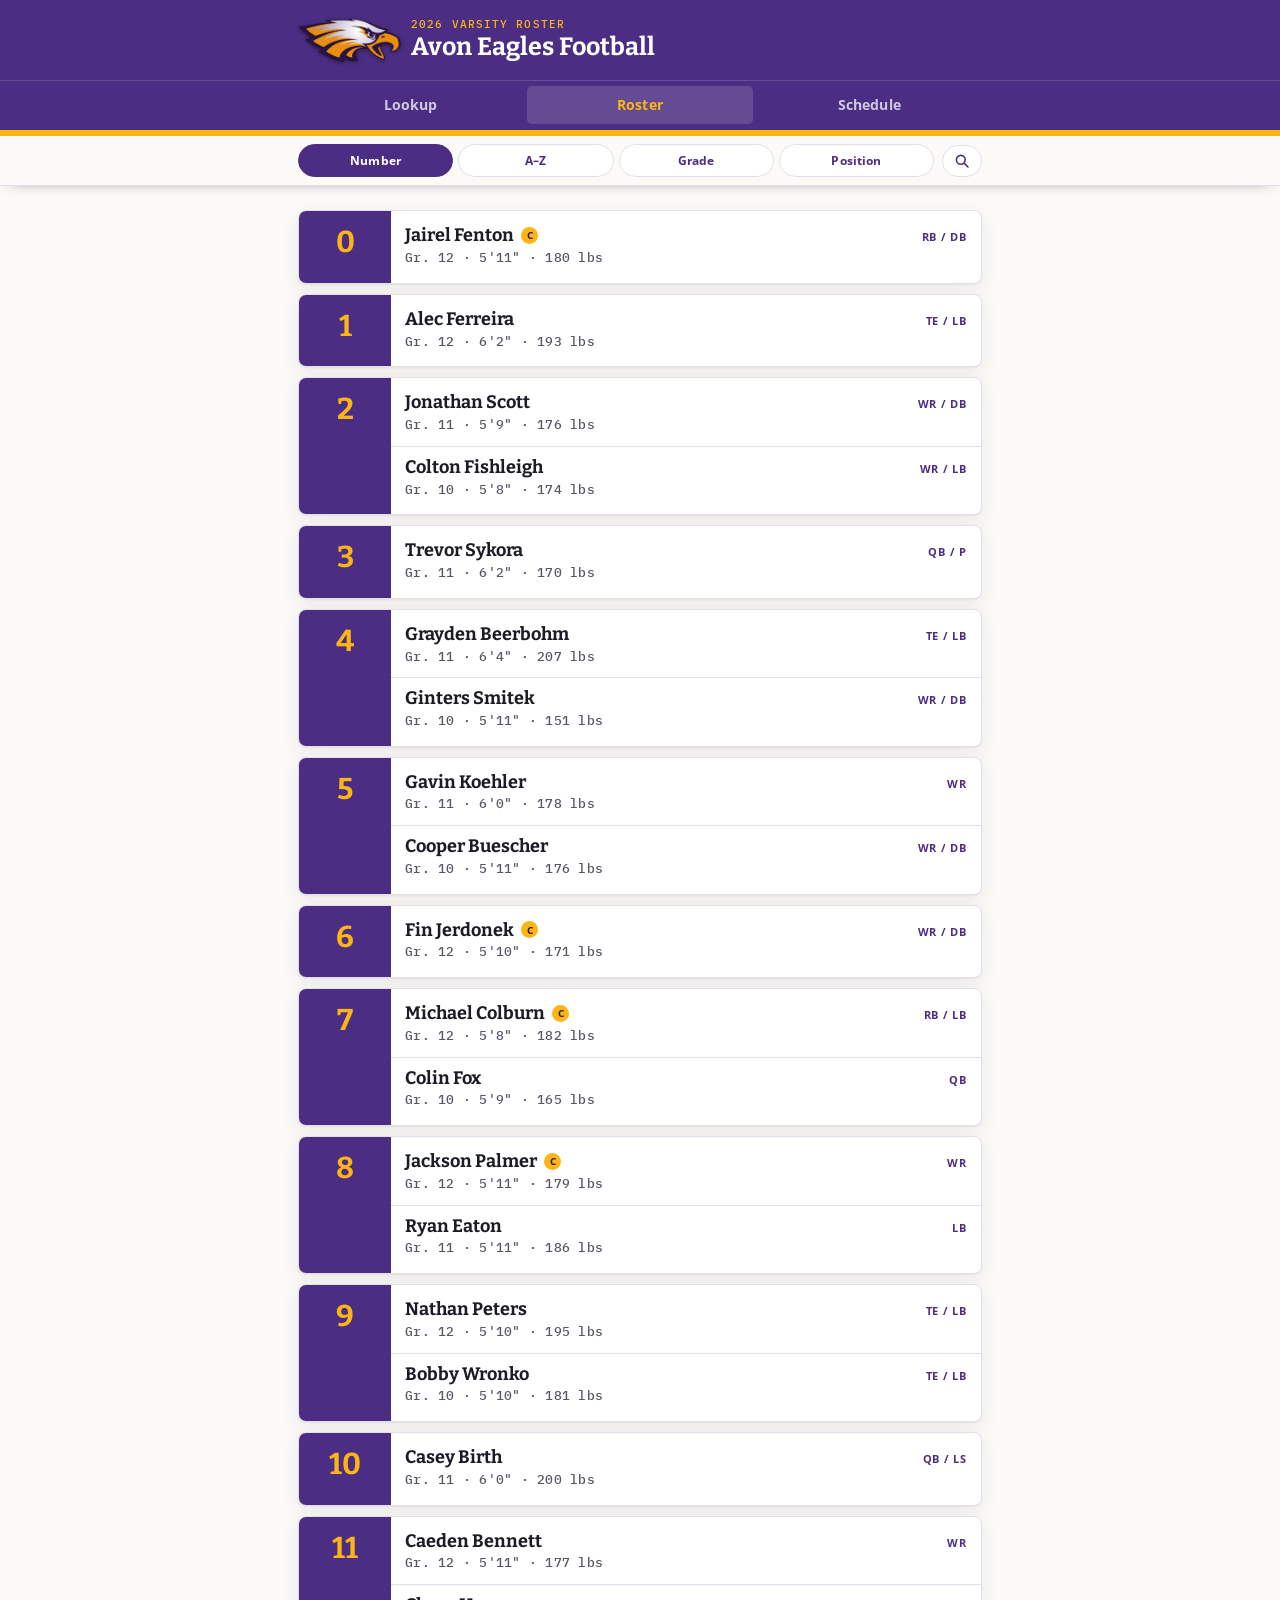
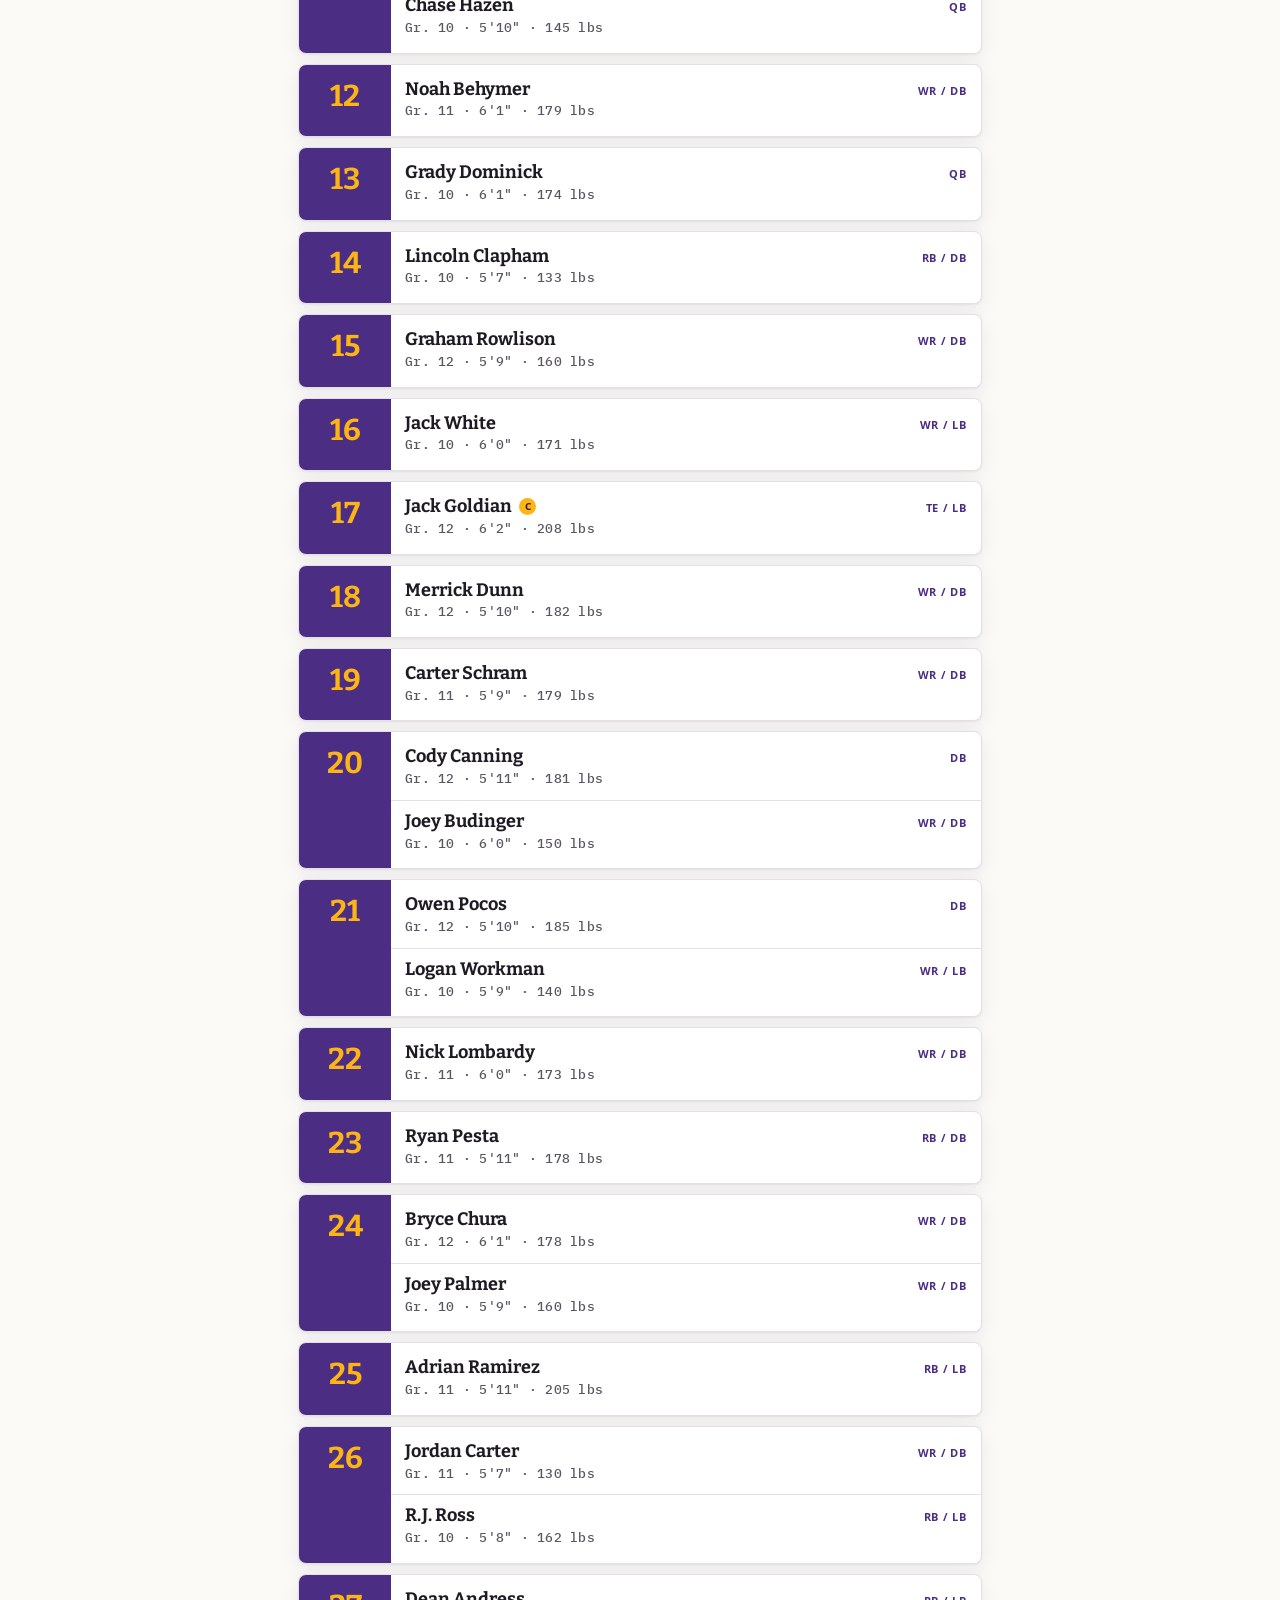
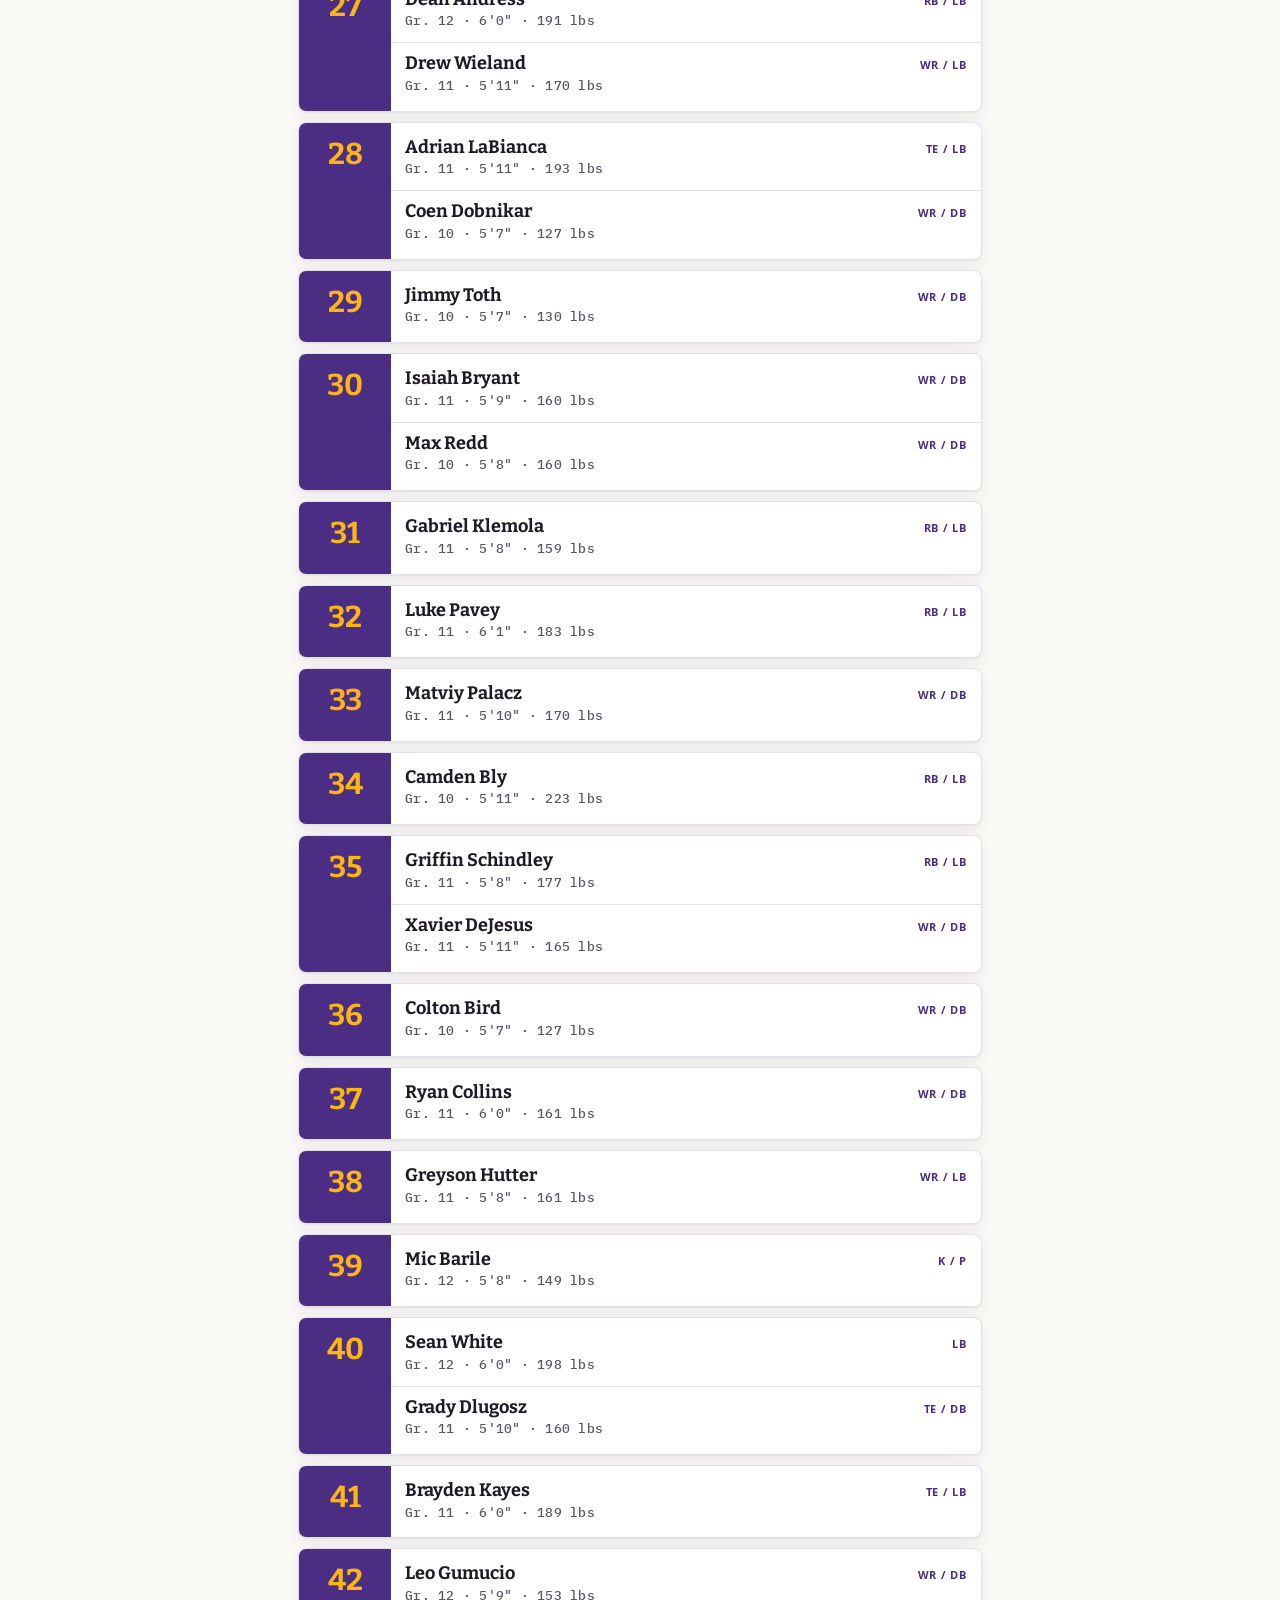
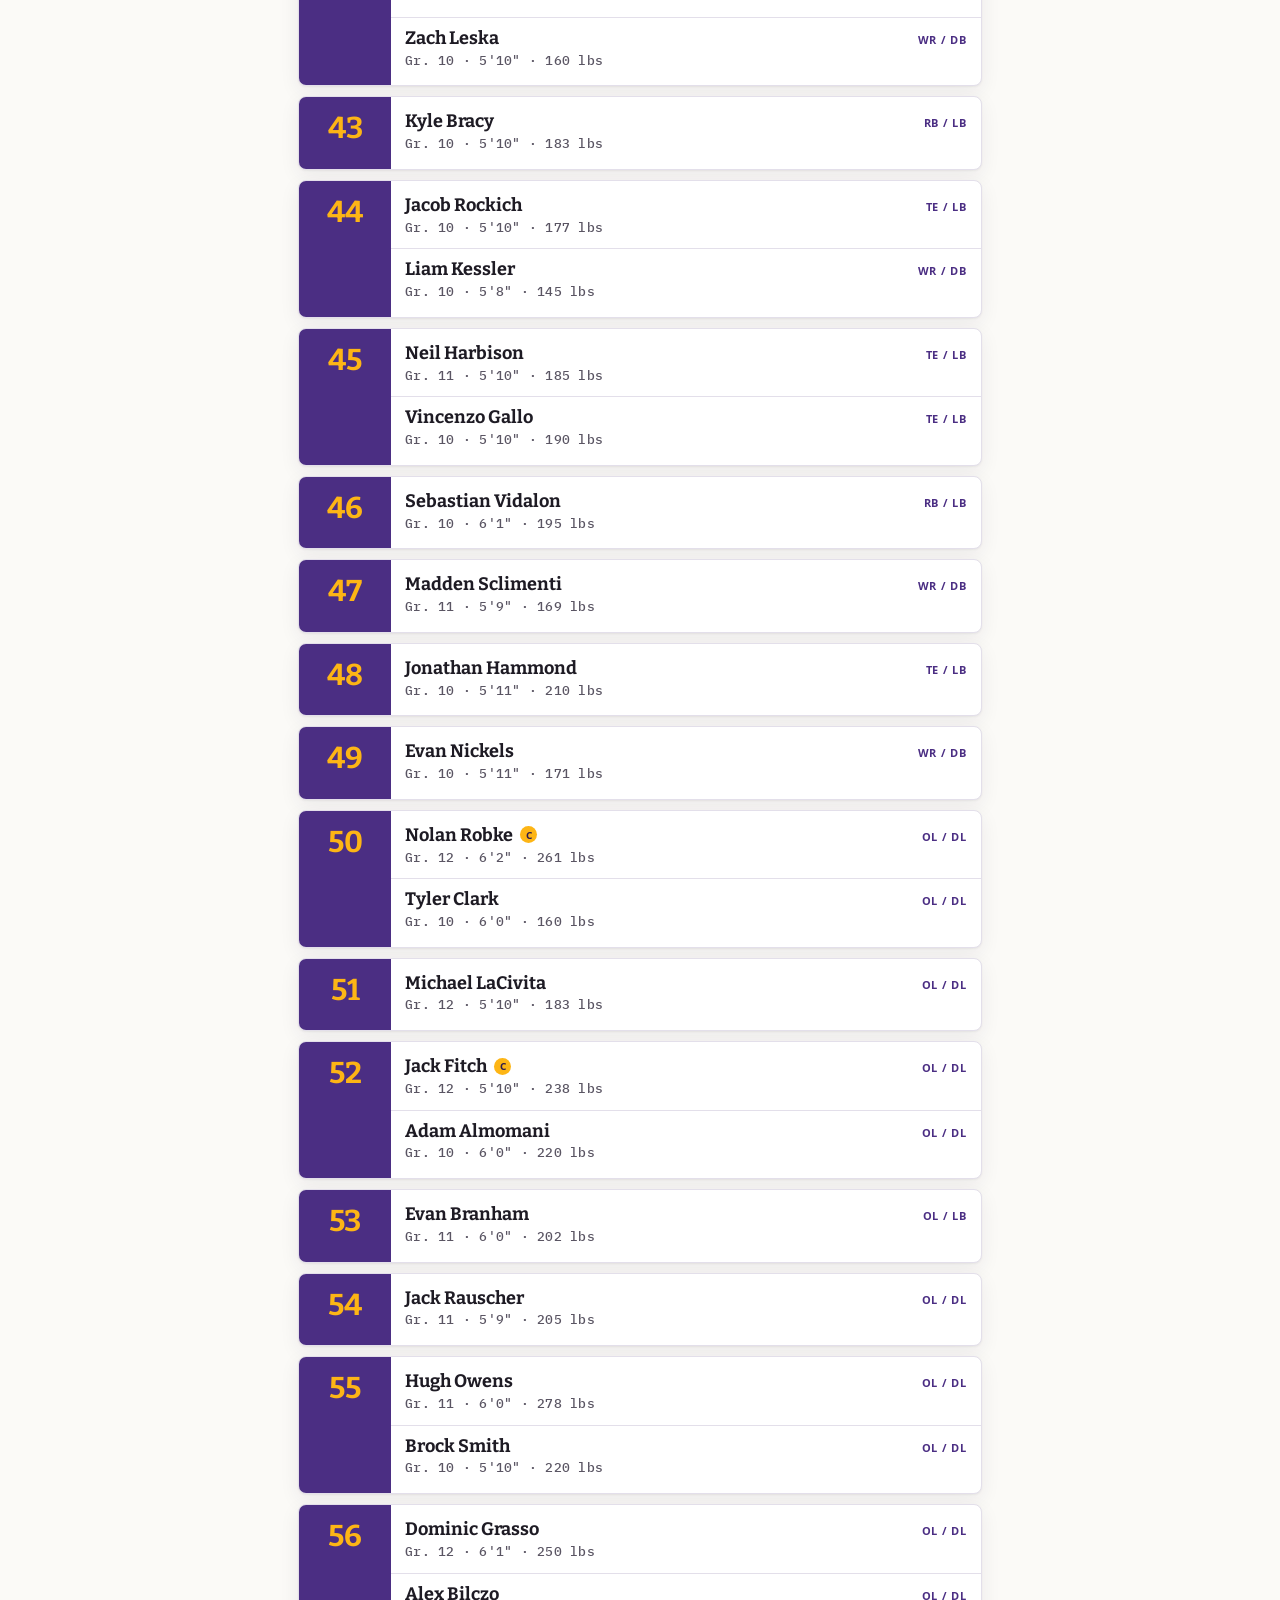
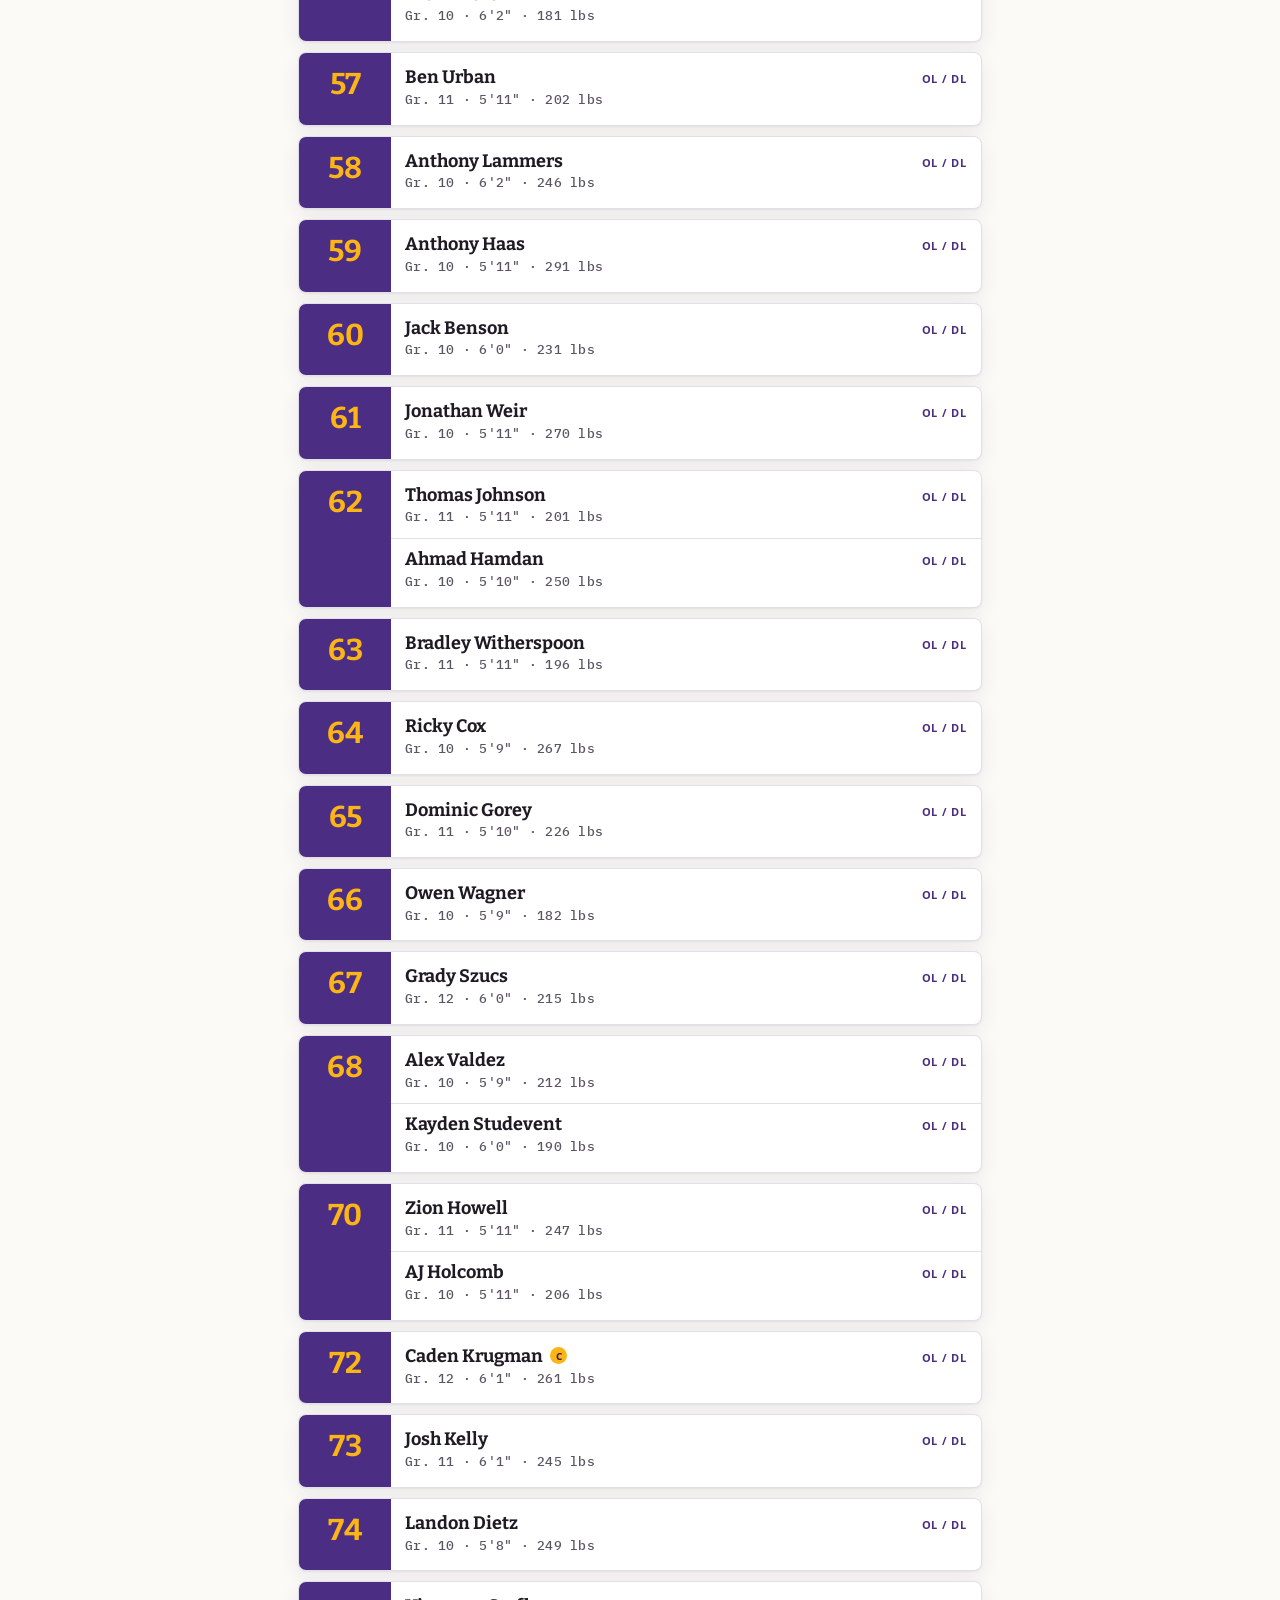
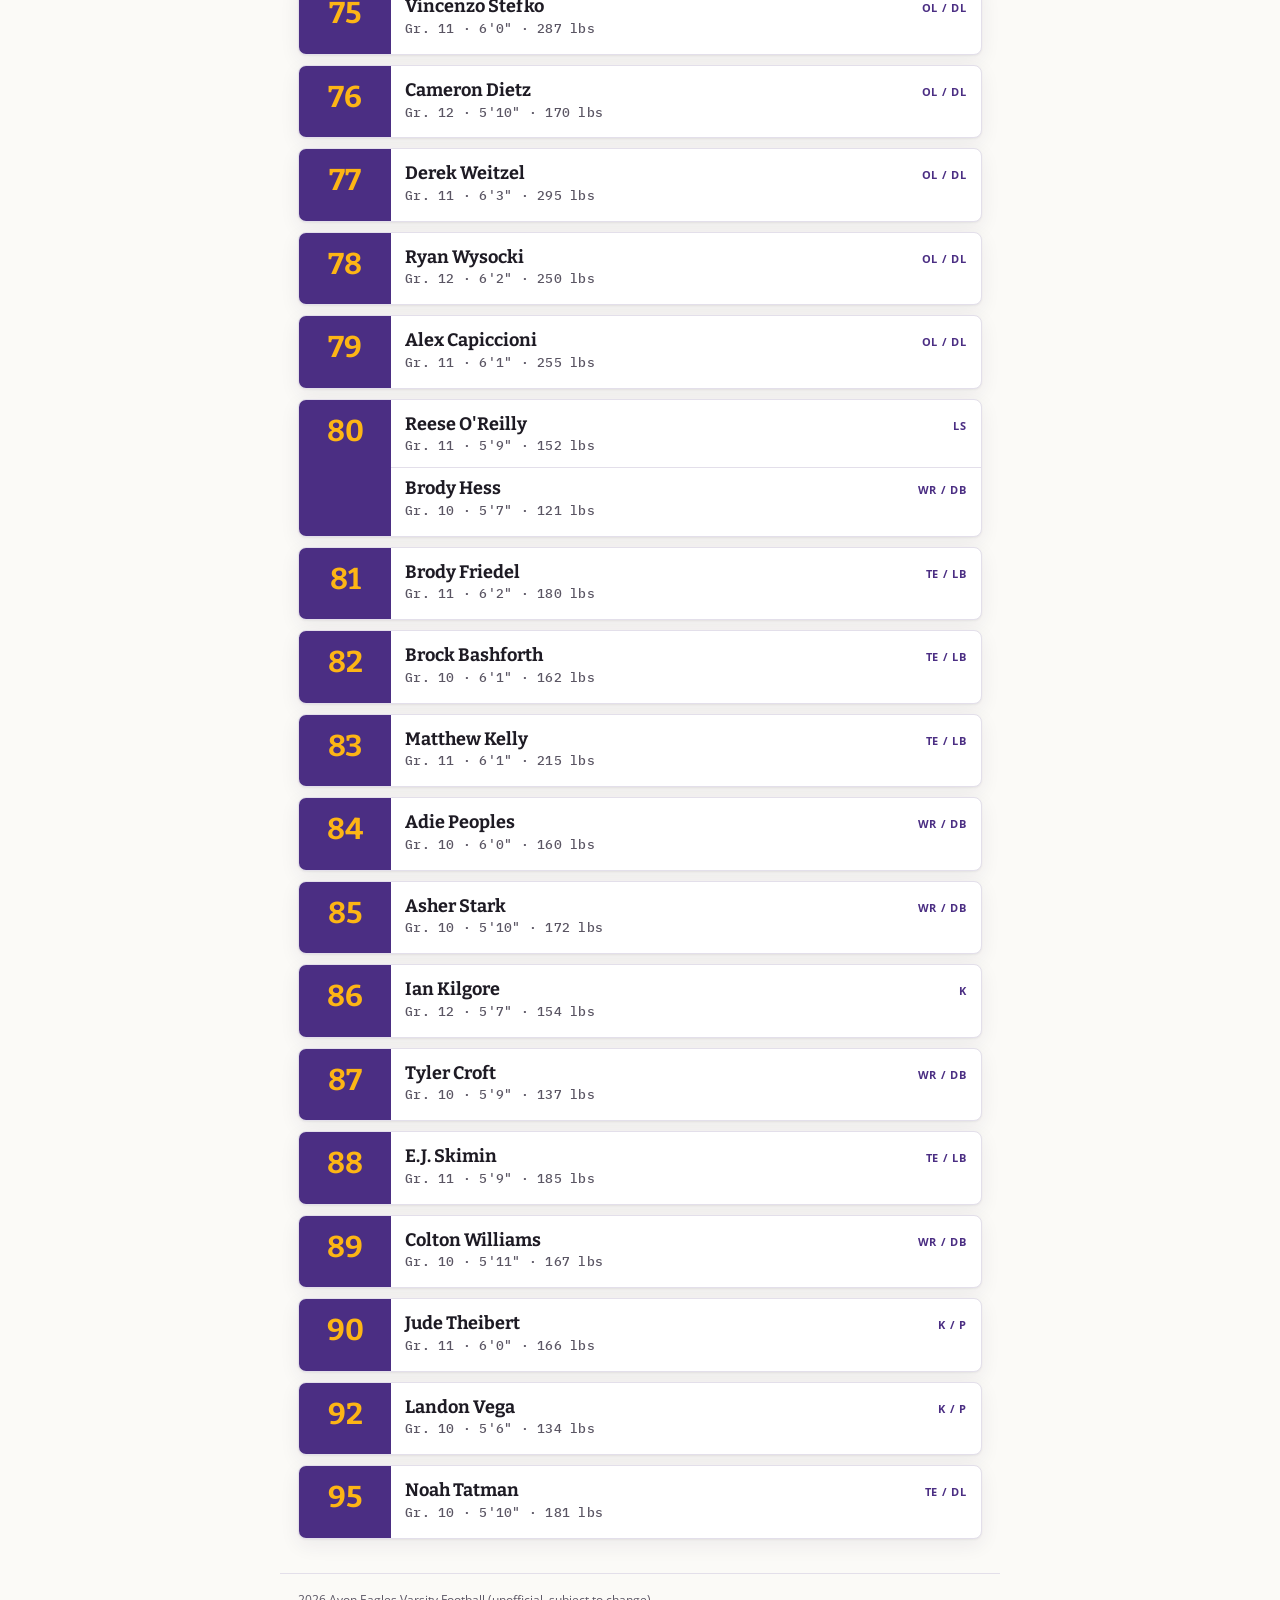
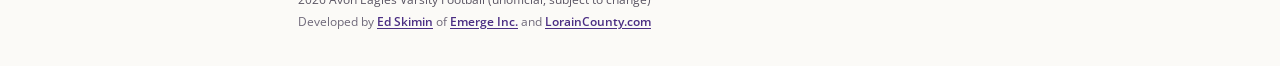
<file: index.html>
<!DOCTYPE html>
<html lang="en">
<head>
<meta charset="utf-8">
<meta name="viewport" content="width=device-width, initial-scale=1, viewport-fit=cover">
<title>Avon Eagles Football 2026 — Full Roster</title>
<meta name="description" content="The full 2026 Avon Eagles varsity football roster, sortable by number, name, grade, or position.">
<meta name="theme-color" content="#4B2E83">

<link rel="manifest" href="manifest.webmanifest">
<link rel="icon" href="assets/icon-192.png" sizes="192x192">
<link rel="apple-touch-icon" href="assets/apple-touch-icon.png">
<meta name="apple-mobile-web-app-title" content="Eagles Roster">
<meta name="apple-mobile-web-app-capable" content="yes">

<link rel="preload" href="assets/fonts/bitter-700.woff2" as="font" type="font/woff2" crossorigin>
<link rel="preload" href="assets/fonts/opensans.woff2" as="font" type="font/woff2" crossorigin>
<link rel="stylesheet" href="assets/fonts/fonts.css">
<link rel="stylesheet" href="styles.css">
</head>
<body>

<div class="topbar">
<header class="masthead">
  <div class="masthead__inner">
    <img class="masthead__mark" src="assets/eagle.png" alt="" width="480" height="205">
    <div class="masthead__text">
      <p class="masthead__eyebrow">2026 Varsity Roster</p>
      <h1 class="masthead__title">Avon Eagles Football</h1>
    </div>
  </div>
  <nav class="tabs" aria-label="Primary">
    <div class="tabs__inner">
      <a class="tab" href="lookup.html">Lookup</a>
      <a class="tab tab--active" href="index.html" aria-current="page">Roster</a>
      <a class="tab" href="schedule.html">Schedule</a>
    </div>
  </nav>
</header>

<div class="sortbar" id="sortbar">
  <div class="sortbar__inner">
    <div class="sortbar__row">
      <div class="sortbar__options" role="group" aria-label="Sort roster by">
        <button class="sort-btn" type="button" data-sort="number" aria-pressed="true">Number</button>
        <button class="sort-btn" type="button" data-sort="alpha" aria-pressed="false">A&ndash;Z</button>
        <button class="sort-btn" type="button" data-sort="grade" aria-pressed="false">Grade</button>
        <button class="sort-btn" type="button" data-sort="position" aria-pressed="false">Position</button>
      </div>
      <button class="sort-btn sort-btn--search" id="search-toggle" type="button"
              aria-label="Search by name" aria-expanded="false" aria-controls="search-row">
        <svg viewBox="0 0 20 20" width="16" height="16" aria-hidden="true" focusable="false">
          <circle cx="8.5" cy="8.5" r="5.5" fill="none" stroke="currentColor" stroke-width="2"/>
          <path d="M12.8 12.8 17.5 17.5" fill="none" stroke="currentColor" stroke-width="2" stroke-linecap="round"/>
        </svg>
      </button>
    </div>
    <div class="sortbar__row sortbar__row--search" id="search-row" hidden>
      <label class="search" for="search-input">
        <span class="visually-hidden">Search players by name</span>
        <input
          class="search__input"
          id="search-input"
          type="text"
          placeholder="Search by name"
          autocomplete="off"
          autocorrect="off"
          autocapitalize="off"
          spellcheck="false"
          enterkeyhint="search">
      </label>
      <button class="search__clear" id="search-clear" type="button" aria-label="Clear search" hidden>&times;</button>
    </div>
    <div class="sortbar__row sortbar__row--jump" id="jump-row" hidden>
      <label class="jump" for="jump-select">
        <span class="visually-hidden">Jump to section</span>
        <select class="jump__select" id="jump-select"></select>
      </label>
    </div>
  </div>
</div>
</div>

<main class="stack stack--roster" id="roster-list">
  <p class="roster-status" id="roster-status">Loading roster…</p>
</main>

<footer class="site-footer">
  <p>2026 Avon Eagles Varsity Football <span class="site-footer__caveat">(unofficial, subject to change)</span></p>
  <p class="site-footer__note">Developed by
    <a href="https://www.linkedin.com/in/edskimin" target="_blank" rel="noopener">Ed Skimin</a> of
    <a href="https://www.emergeinc.com" target="_blank" rel="noopener">Emerge Inc.</a> and
    <a href="https://www.loraincounty.com" target="_blank" rel="noopener">LorainCounty.com</a>
  </p>
</footer>

<template id="card-template">
  <article class="card card--row">
    <div class="card__num"><span class="card__num-value"></span></div>
    <div class="card__body"></div>
  </article>
</template>

<template id="player-template">
  <div class="player player--row">
    <div class="player__head">
      <h3 class="player__name"></h3>
      <p class="player__pos-inline"></p>
    </div>
    <p class="player__meta"></p>
  </div>
</template>

<template id="section-template">
  <h2 class="section-head">
    <span class="section-head__label"></span>
    <span class="section-head__tag"></span>
    <span class="section-head__count"></span>
  </h2>
</template>

<script src="roster.js"></script>
</body>
</html>
</file>
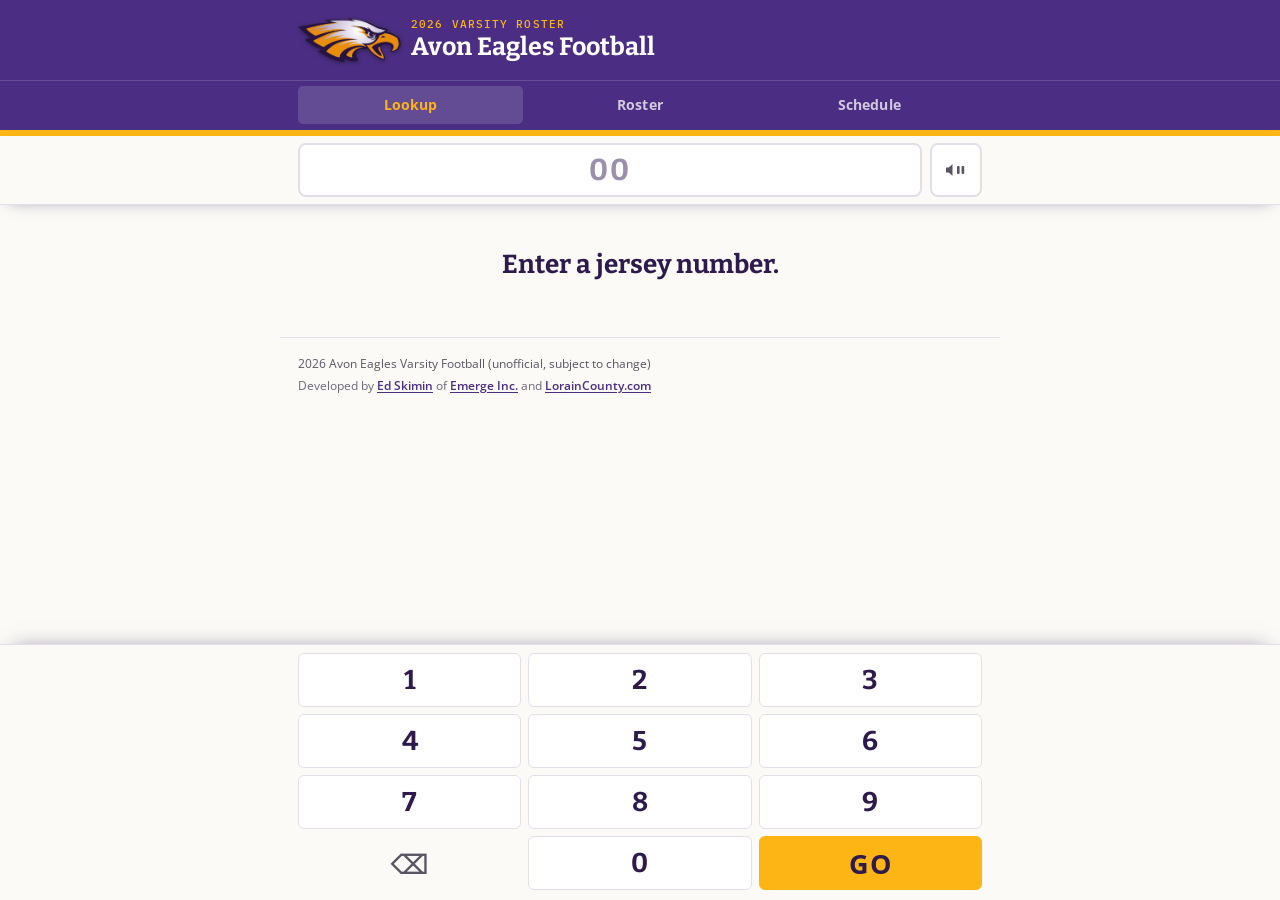
<file: lookup.html>
<!DOCTYPE html>
<html lang="en">
<head>
<meta charset="utf-8">
<meta name="viewport" content="width=device-width, initial-scale=1, viewport-fit=cover">
<title>Avon Eagles Football 2026 — Roster Lookup</title>
<meta name="description" content="Enter a jersey number to look up an Avon Eagles football player.">
<meta name="theme-color" content="#4B2E83">

<link rel="manifest" href="manifest.webmanifest">
<link rel="icon" href="assets/icon-192.png" sizes="192x192">
<link rel="apple-touch-icon" href="assets/apple-touch-icon.png">
<meta name="apple-mobile-web-app-title" content="Eagles Roster">
<meta name="apple-mobile-web-app-capable" content="yes">

<link rel="preload" href="assets/fonts/bitter-700.woff2" as="font" type="font/woff2" crossorigin>
<link rel="preload" href="assets/fonts/opensans.woff2" as="font" type="font/woff2" crossorigin>
<link rel="stylesheet" href="assets/fonts/fonts.css">
<link rel="stylesheet" href="styles.css">
</head>
<body class="has-keypad">

<div class="topbar">
<header class="masthead">
  <div class="masthead__inner">
    <img class="masthead__mark" src="assets/eagle.png" alt="" width="480" height="205">
    <div class="masthead__text">
      <p class="masthead__eyebrow">2026 Varsity Roster</p>
      <h1 class="masthead__title">Avon Eagles Football</h1>
    </div>
  </div>
  <nav class="tabs" aria-label="Primary">
    <div class="tabs__inner">
      <a class="tab tab--active" href="lookup.html" aria-current="page">Lookup</a>
      <a class="tab" href="index.html">Roster</a>
      <a class="tab" href="schedule.html">Schedule</a>
    </div>
  </nav>
</header>

<div class="entry">
  <div class="entry__inner">
    <!-- Deliberately not an <input>. A focusable field would open the iOS
         keyboard and its AutoFill bar over the results. -->
    <div class="entry__row">
      <p class="entry__display entry__display--empty" id="entry-display">
        <span class="visually-hidden">Jersey number </span><span id="entry-value">00</span>
      </p>
      <!-- One button cycling off -> normal -> fast, like a media control. -->
      <button class="audio-btn" id="audio-btn" type="button" data-state="off"
              aria-label="Announcements off. Tap to turn on." title="Announcements off">
        <svg viewBox="0 0 24 20" width="24" height="20" aria-hidden="true" focusable="false">
          <path d="M2 7.5h2.6L8.5 4.2v11.6L4.6 12.5H2z" fill="currentColor"/>
          <g class="glyph glyph--pause">
            <rect x="13" y="6" width="2.6" height="8" rx="1" fill="currentColor"/>
            <rect x="17.6" y="6" width="2.6" height="8" rx="1" fill="currentColor"/>
          </g>
          <g class="glyph glyph--play">
            <path d="M13.6 5.8 20.4 10l-6.8 4.2z" fill="currentColor"/>
          </g>
          <g class="glyph glyph--fast">
            <path d="M11.8 5.8 17.2 10l-5.4 4.2z" fill="currentColor"/>
            <path d="M17.2 5.8 22.6 10l-5.4 4.2z" fill="currentColor"/>
          </g>
        </svg>
      </button>
    </div>
  </div>
</div>
</div>

<main class="stack" id="results" aria-live="polite" aria-atomic="false">
  <section class="empty" id="empty-state">
    <p class="empty__lede">Enter a jersey number.</p>
  </section>
</main>

<div class="stack stack--actions">
  <button class="clear-btn" id="clear-btn" type="button" hidden>Clear lookups</button>
</div>

<footer class="site-footer">
  <p>2026 Avon Eagles Varsity Football <span class="site-footer__caveat">(unofficial, subject to change)</span></p>
  <p class="site-footer__note">Developed by
    <a href="https://www.linkedin.com/in/edskimin" target="_blank" rel="noopener">Ed Skimin</a> of
    <a href="https://www.emergeinc.com" target="_blank" rel="noopener">Emerge Inc.</a> and
    <a href="https://www.loraincounty.com" target="_blank" rel="noopener">LorainCounty.com</a>
  </p>
</footer>

<nav class="keypad" id="keypad" aria-label="Number pad">
  <div class="keypad__inner">
    <button class="key" type="button" data-digit="1" disabled>1</button>
    <button class="key" type="button" data-digit="2" disabled>2</button>
    <button class="key" type="button" data-digit="3" disabled>3</button>
    <button class="key" type="button" data-digit="4" disabled>4</button>
    <button class="key" type="button" data-digit="5" disabled>5</button>
    <button class="key" type="button" data-digit="6" disabled>6</button>
    <button class="key" type="button" data-digit="7" disabled>7</button>
    <button class="key" type="button" data-digit="8" disabled>8</button>
    <button class="key" type="button" data-digit="9" disabled>9</button>
    <button class="key key--back" type="button" data-action="back" aria-label="Delete last digit" disabled>&#9003;</button>
    <button class="key" type="button" data-digit="0" disabled>0</button>
    <button class="key key--go" type="button" data-action="go" disabled>GO</button>
  </div>
</nav>

<template id="card-template">
  <article class="card">
    <div class="card__num"><span class="card__num-value"></span></div>
    <div class="card__body"></div>
  </article>
</template>

<template id="player-template">
  <div class="player">
    <h2 class="player__name"></h2>
    <p class="player__meta"></p>
    <ul class="player__pos"></ul>
  </div>
</template>

<script src="app.js"></script>
</body>
</html>
</file>
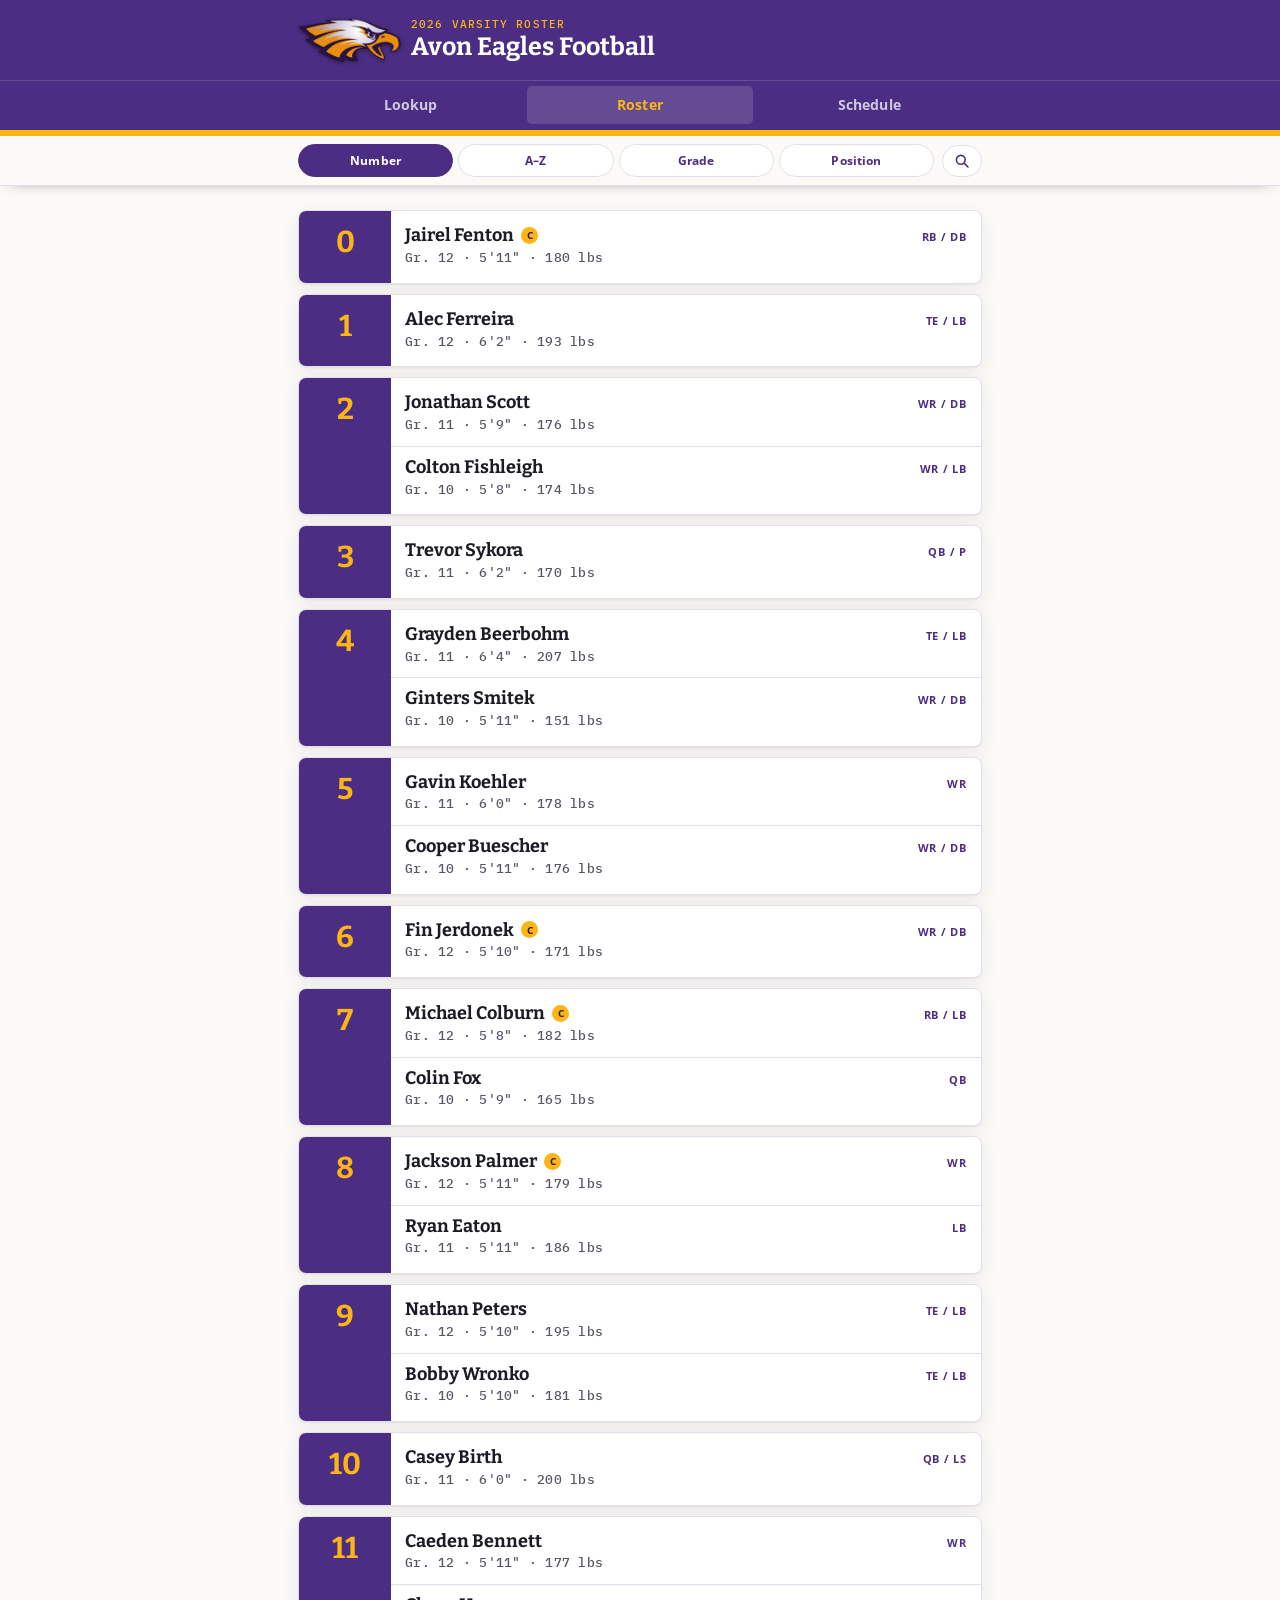
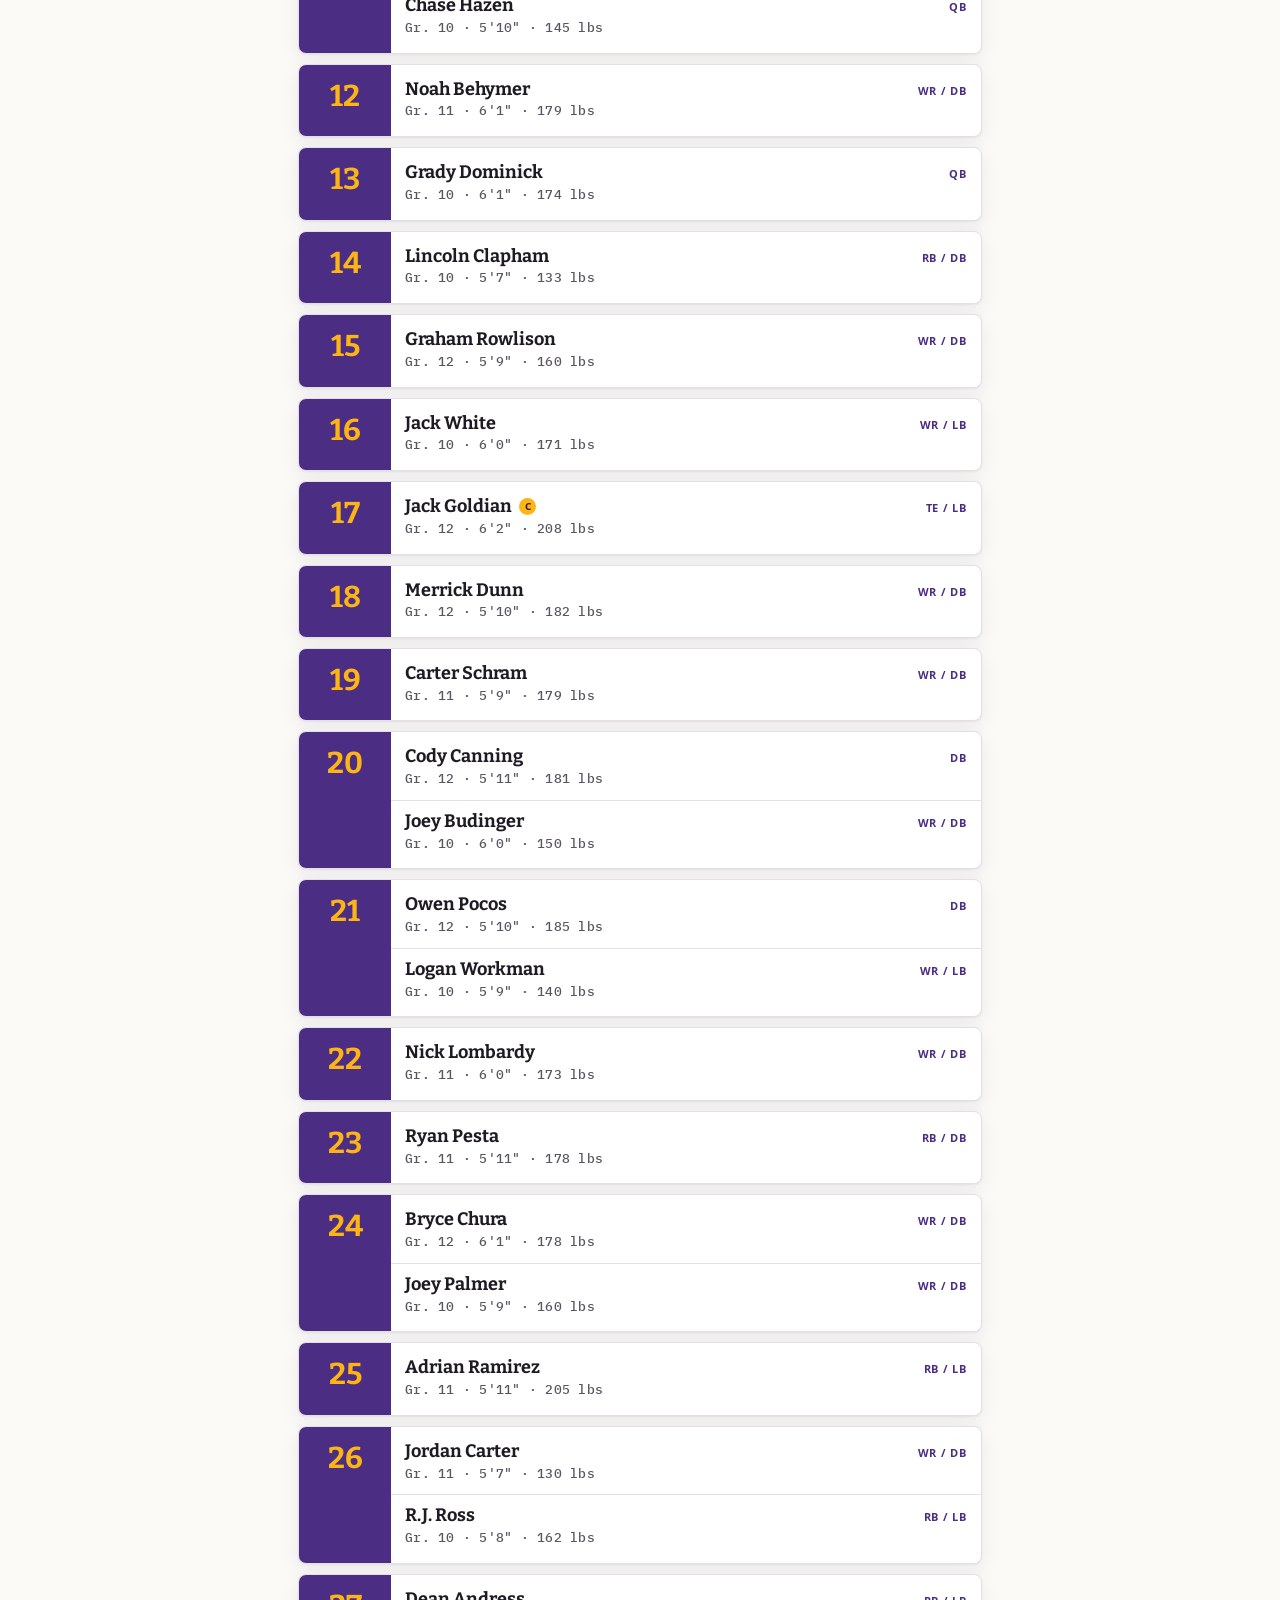
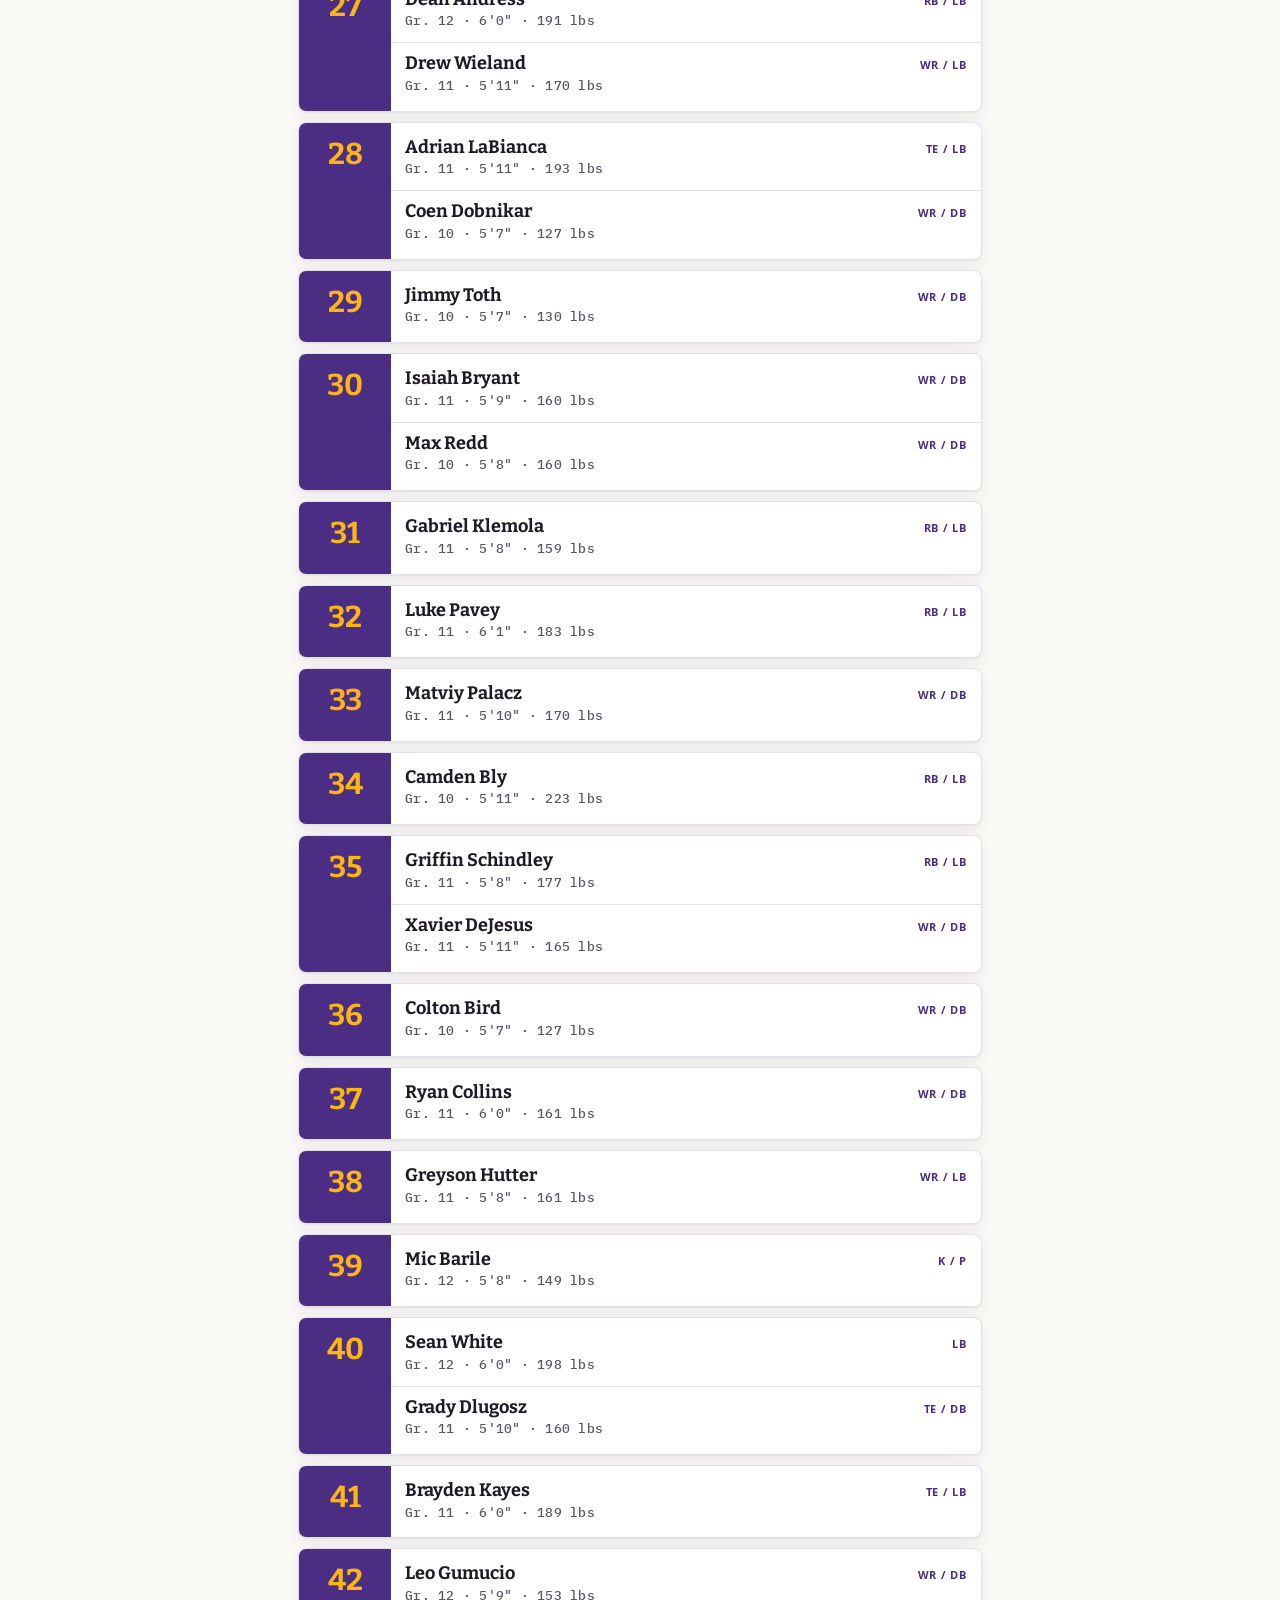
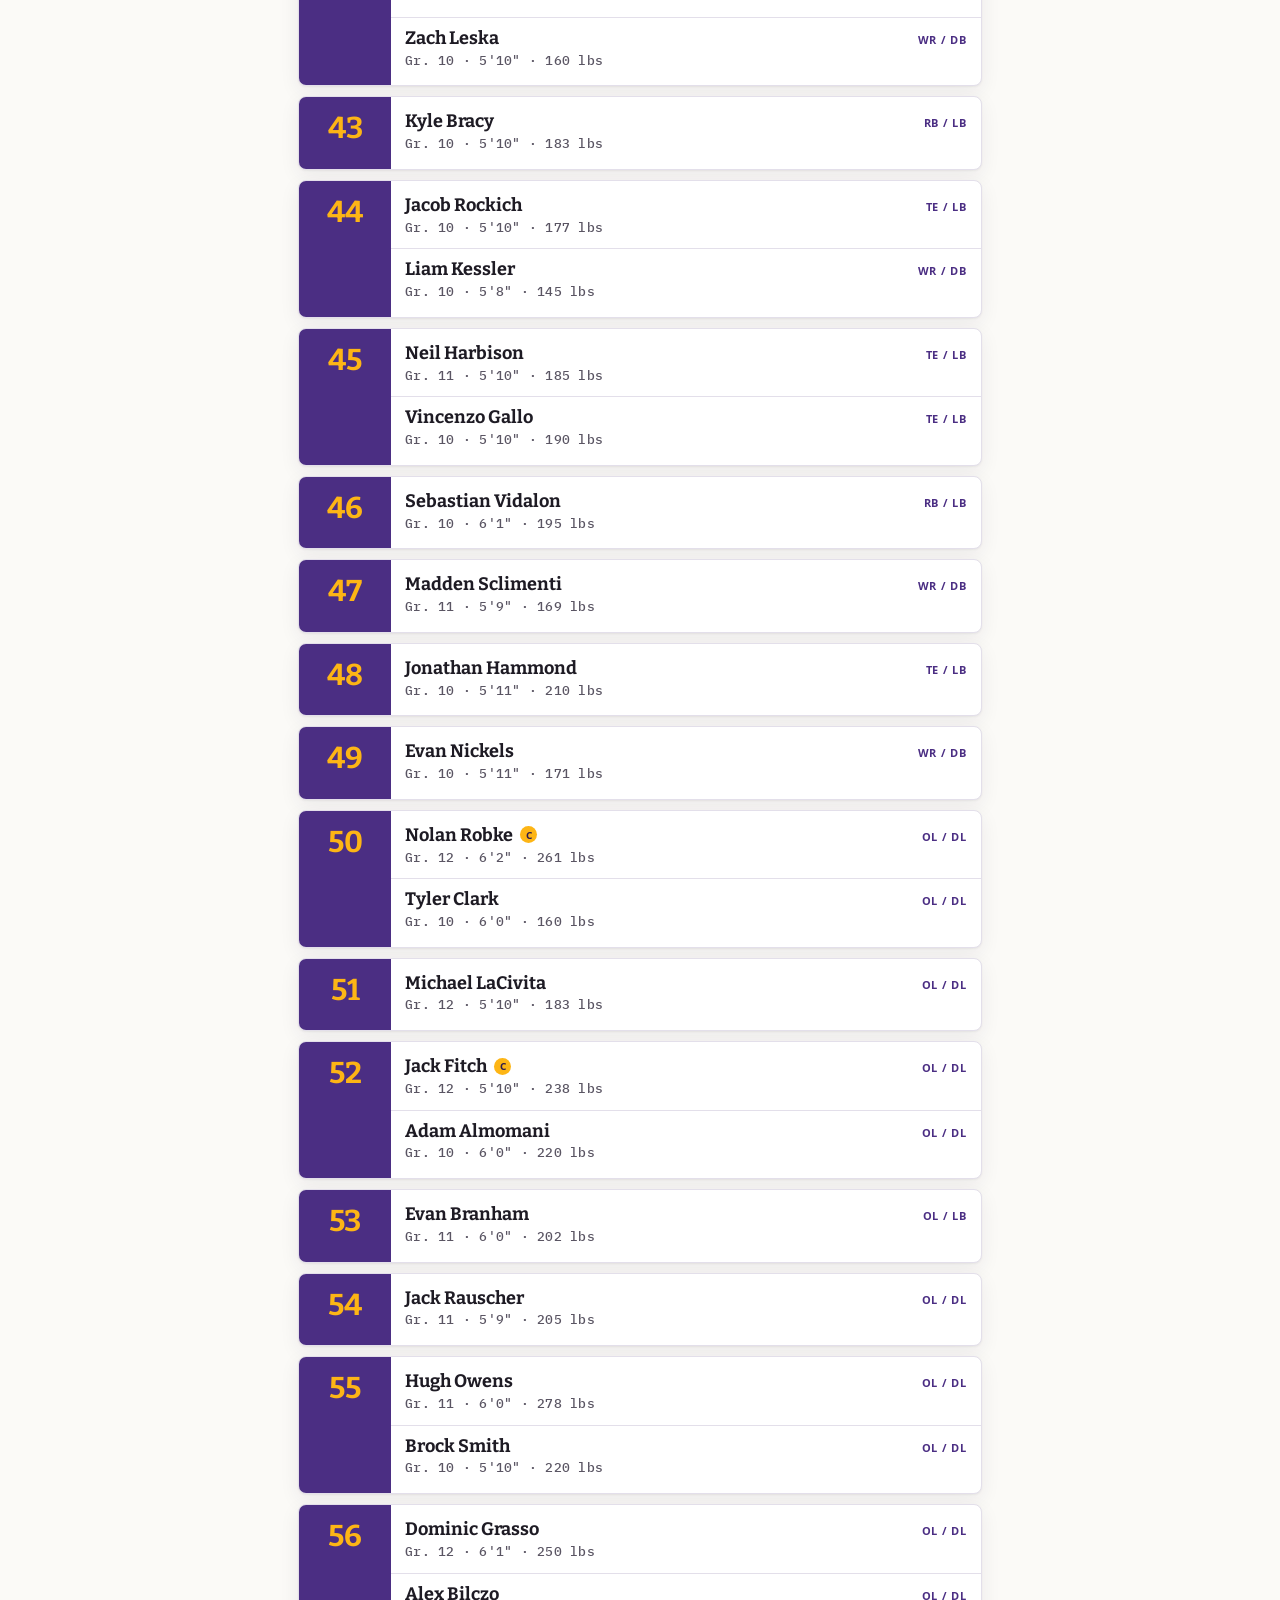
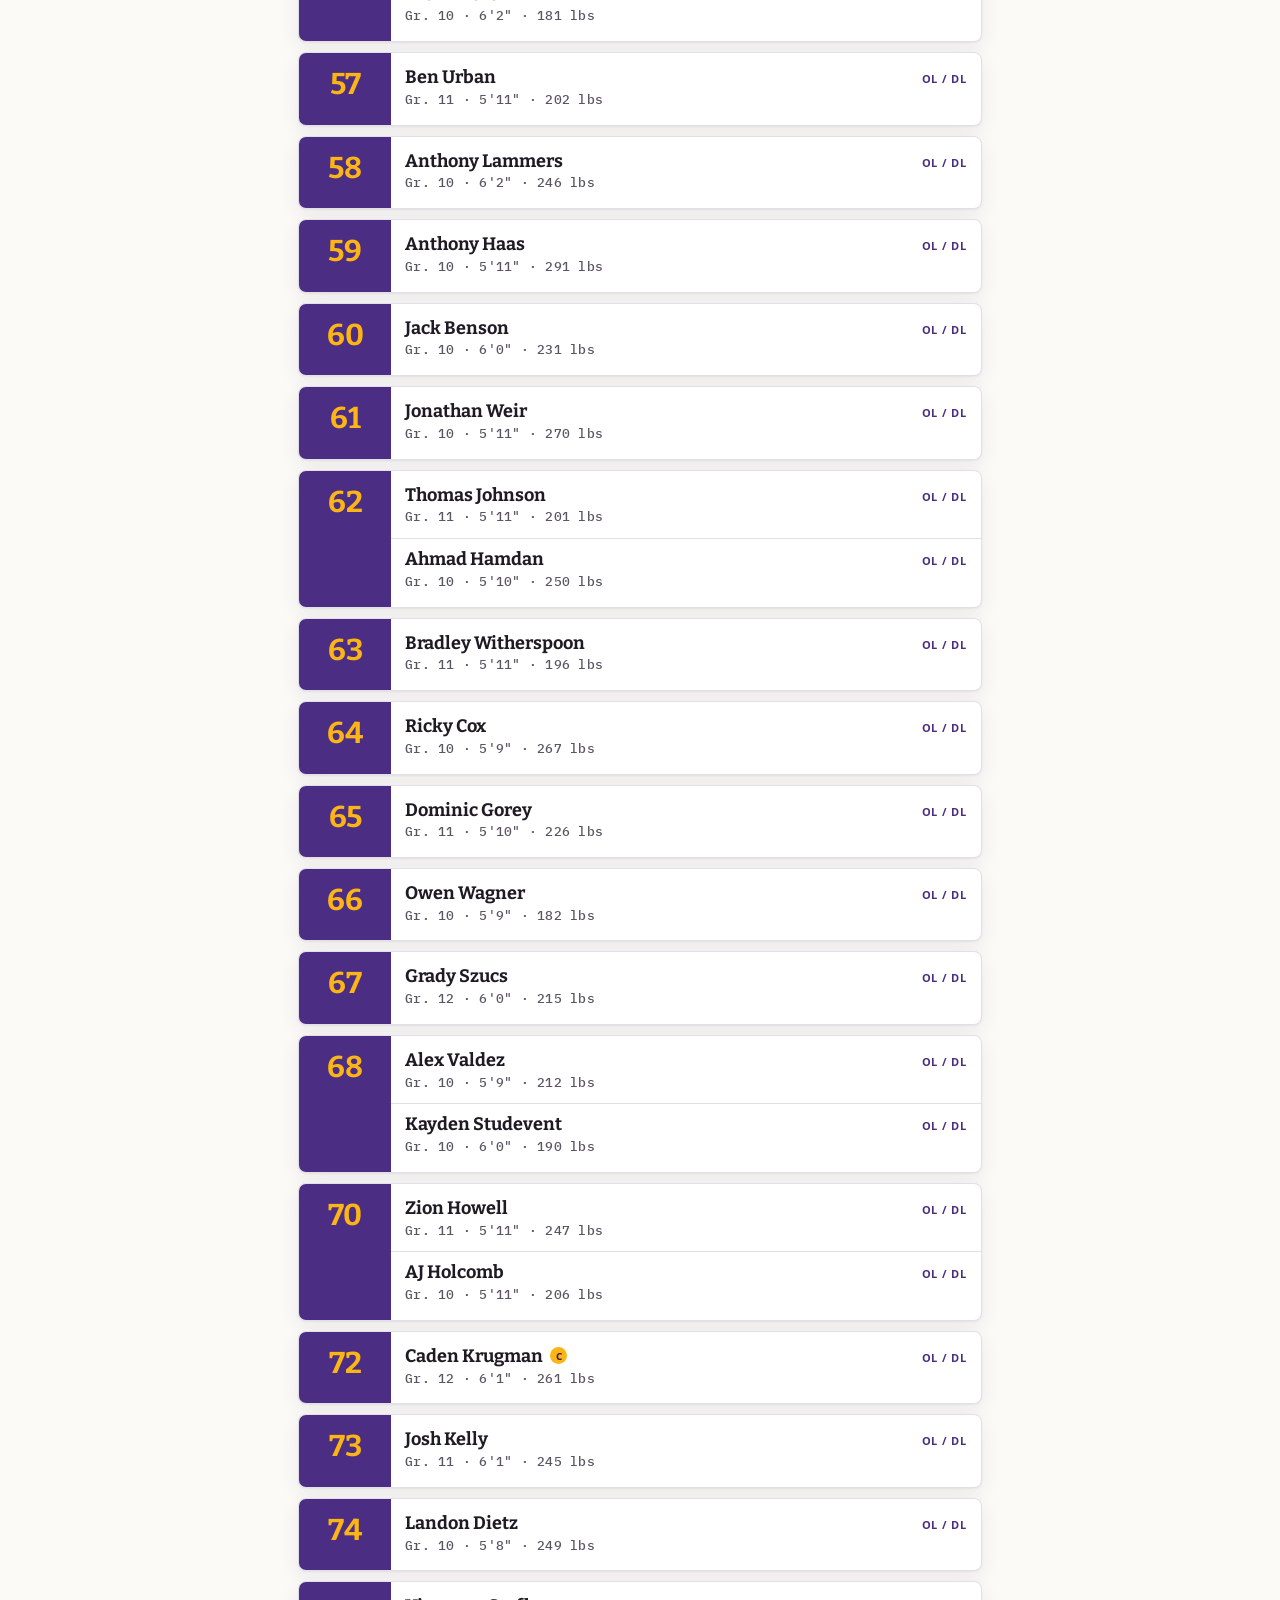
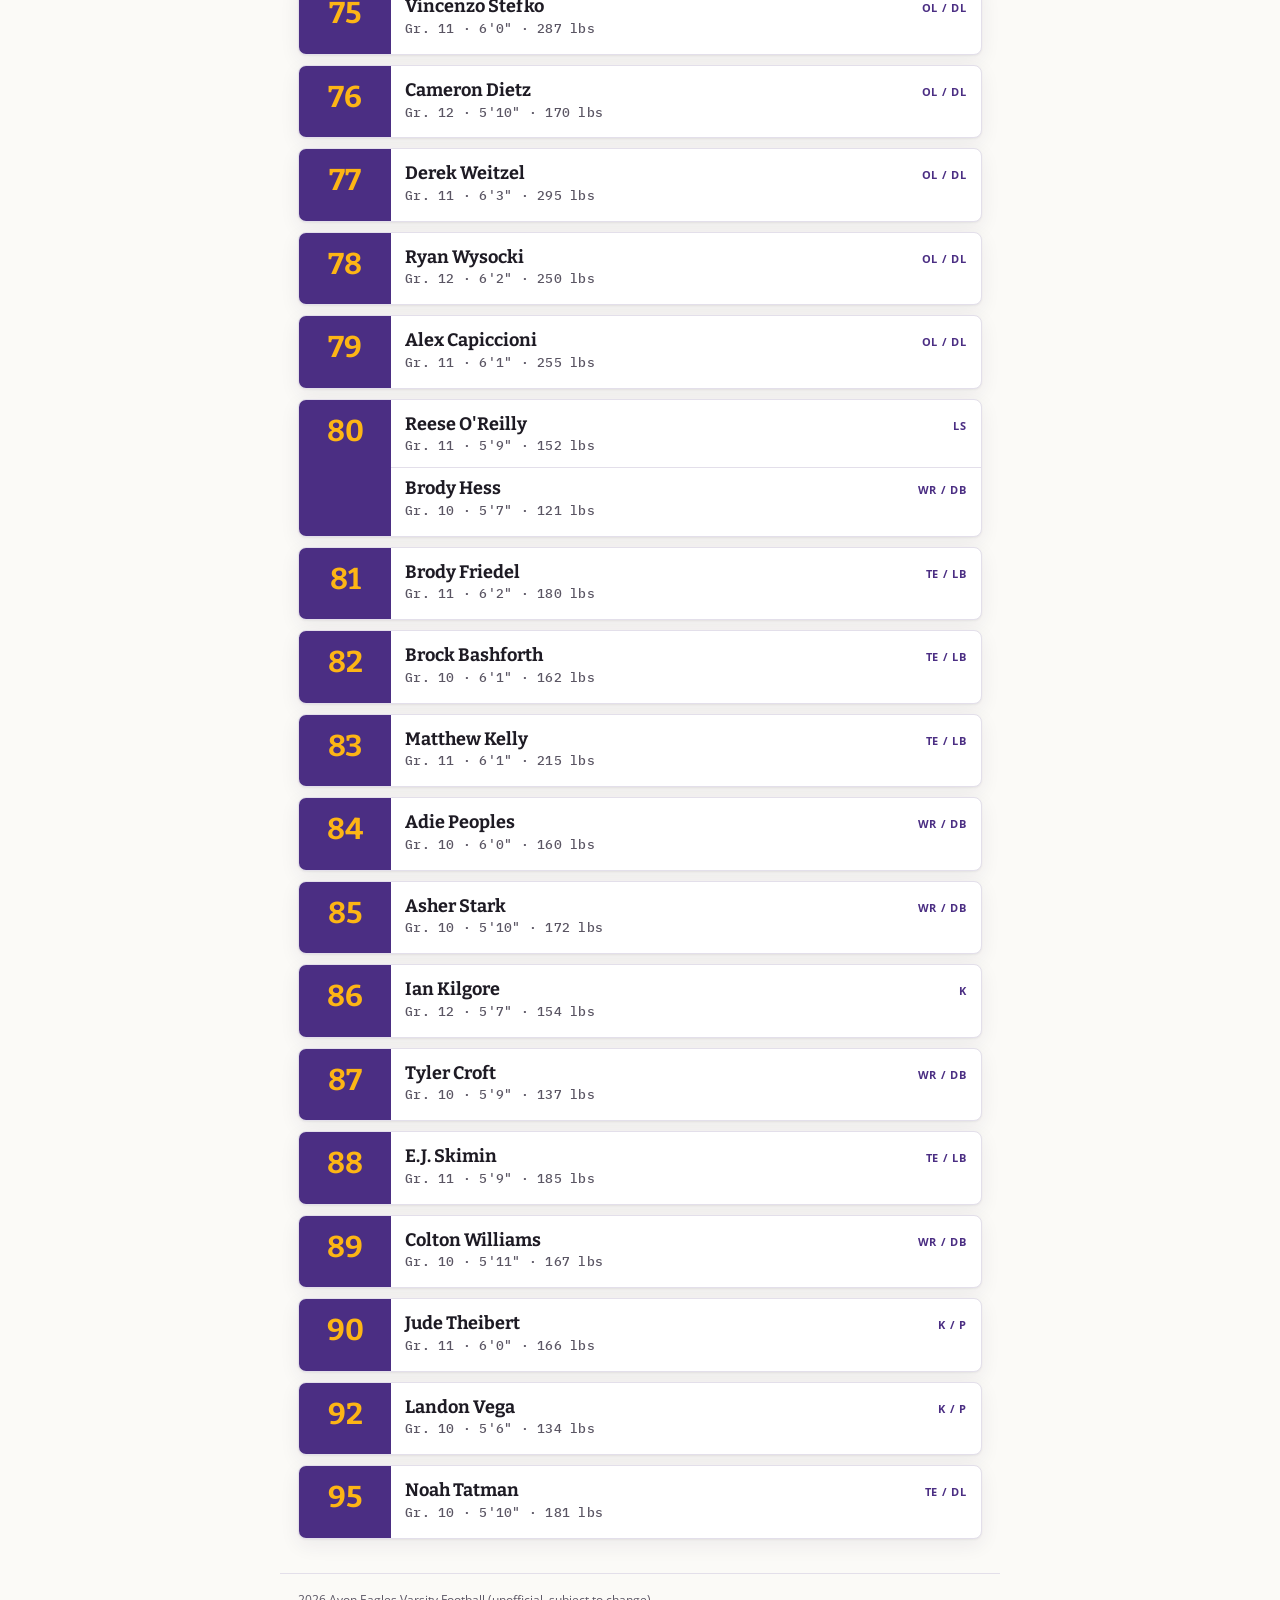
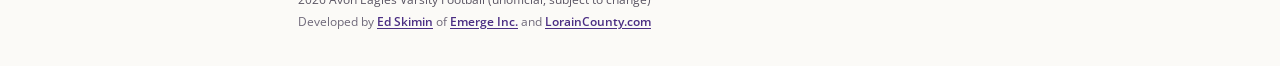
<file: roster.html>
<!DOCTYPE html>
<html lang="en">
<head>
<meta charset="utf-8">
<title>Avon Eagles Football 2026 — Full Roster</title>
<!-- The roster moved to the site root when it became the landing page. This
     stub keeps links shared before that change working. -->
<meta http-equiv="refresh" content="0; url=./">
<link rel="canonical" href="./">
<script>location.replace("./" + location.search + location.hash);</script>
</head>
<body>
<p>The roster has moved. <a href="./">Continue to the roster</a>.</p>
</body>
</html>
</file>
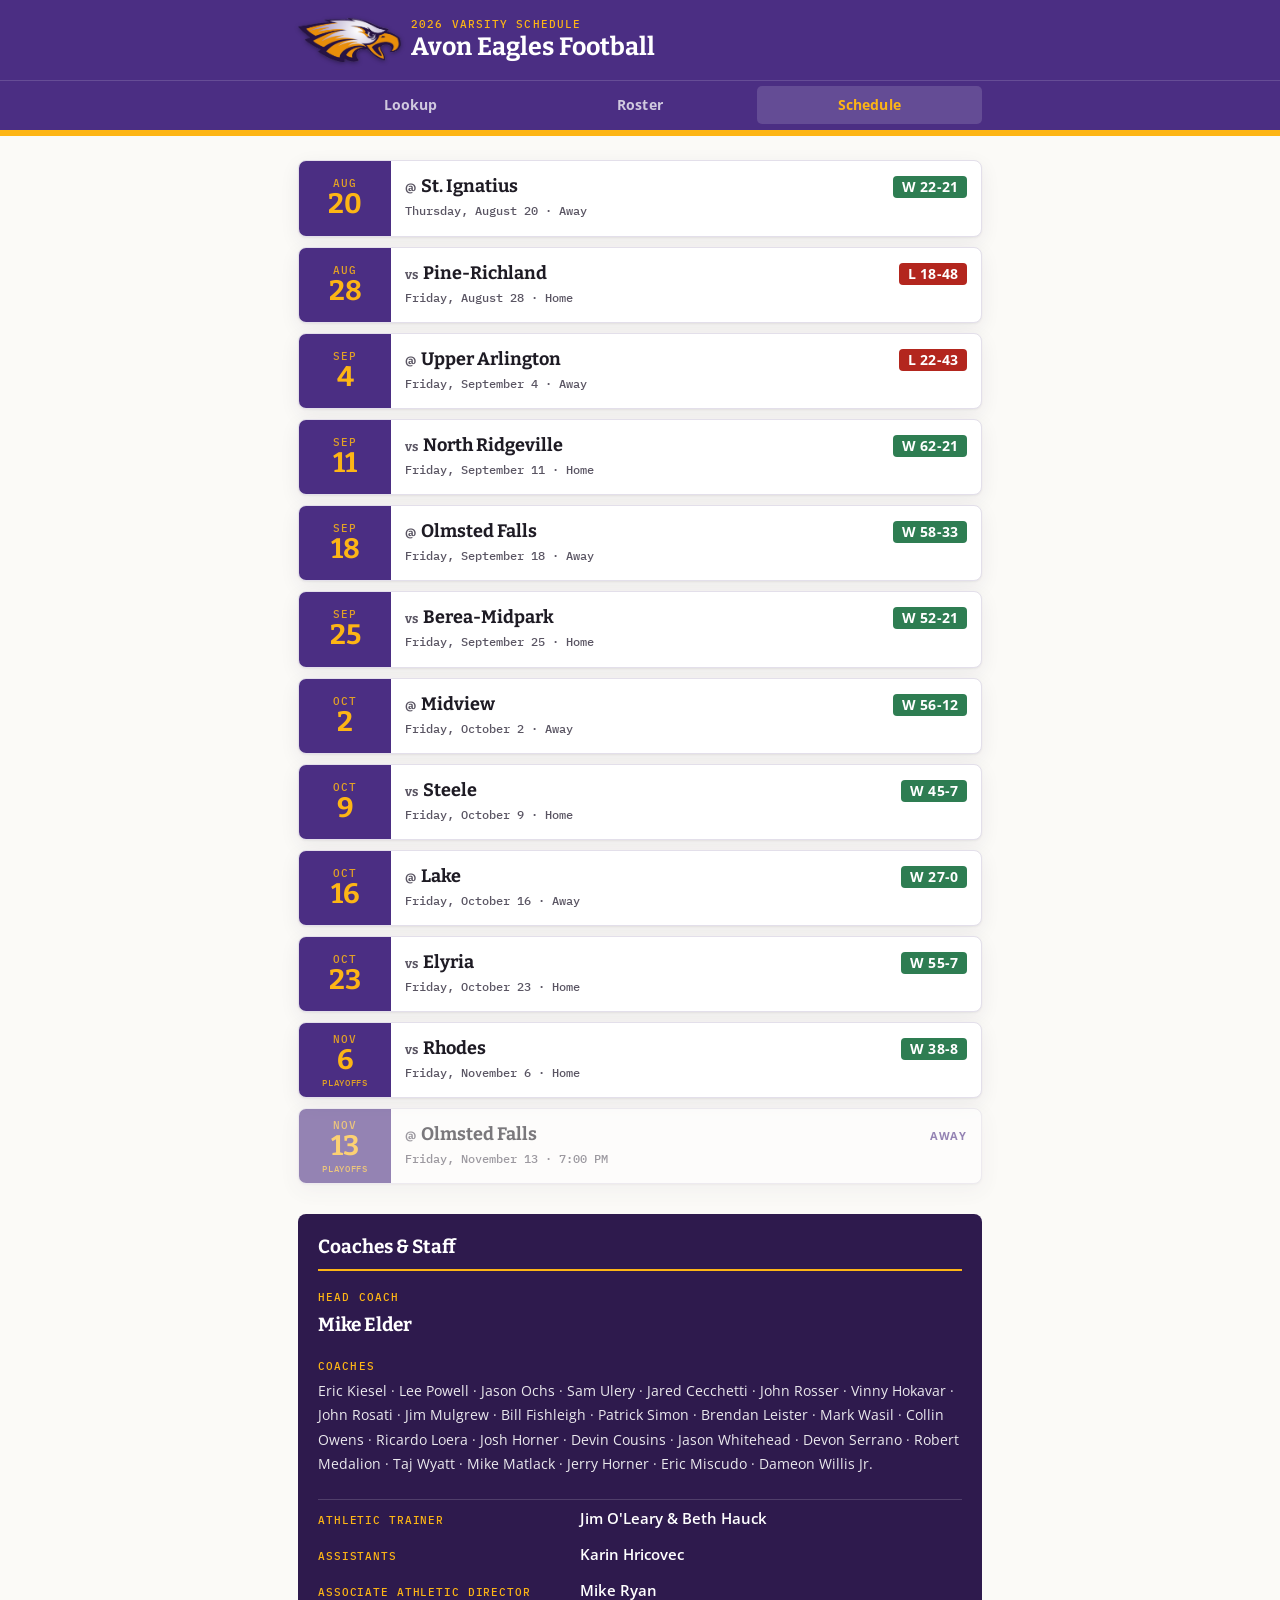
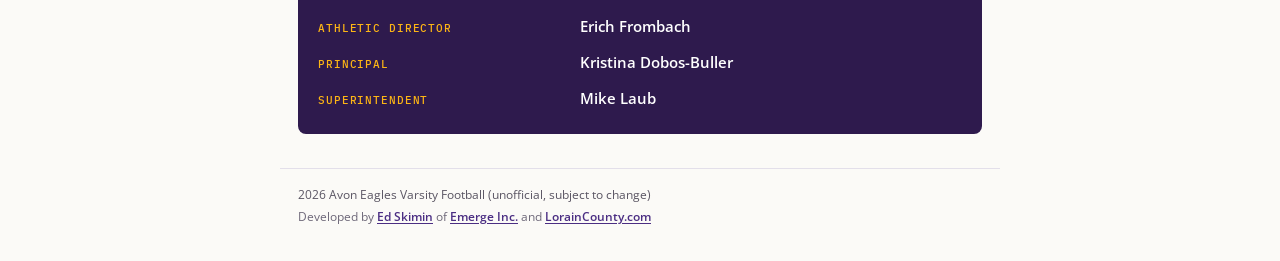
<file: schedule.html>
<!DOCTYPE html>
<html lang="en">
<head>
<meta charset="utf-8">
<meta name="viewport" content="width=device-width, initial-scale=1, viewport-fit=cover">
<title>Avon Eagles Football 2026 — Schedule</title>
<meta name="description" content="The 2026 Avon Eagles varsity football schedule.">
<meta name="theme-color" content="#4B2E83">

<link rel="manifest" href="manifest.webmanifest">
<link rel="icon" href="assets/icon-192.png" sizes="192x192">
<link rel="apple-touch-icon" href="assets/apple-touch-icon.png">
<meta name="apple-mobile-web-app-title" content="Eagles Roster">
<meta name="apple-mobile-web-app-capable" content="yes">

<link rel="preload" href="assets/fonts/bitter-700.woff2" as="font" type="font/woff2" crossorigin>
<link rel="preload" href="assets/fonts/opensans.woff2" as="font" type="font/woff2" crossorigin>
<link rel="stylesheet" href="assets/fonts/fonts.css">
<link rel="stylesheet" href="styles.css">
</head>
<body>

<div class="topbar">
<header class="masthead">
  <div class="masthead__inner">
    <img class="masthead__mark" src="assets/eagle.png" alt="" width="480" height="205">
    <div class="masthead__text">
      <p class="masthead__eyebrow">2026 Varsity Schedule</p>
      <h1 class="masthead__title">Avon Eagles Football</h1>
    </div>
  </div>
  <nav class="tabs" aria-label="Primary">
    <div class="tabs__inner">
      <a class="tab" href="lookup.html">Lookup</a>
      <a class="tab" href="index.html">Roster</a>
      <a class="tab tab--active" href="schedule.html" aria-current="page">Schedule</a>
    </div>
  </nav>
</header>
</div>

<main class="stack stack--roster" id="schedule-list">
  <p class="roster-status" id="schedule-status">Loading schedule…</p>
</main>

<div class="stack">
<section class="staff" id="staff" hidden>
  <h2 class="staff__head">Coaches &amp; Staff</h2>
  <p class="staff__role" id="staff-head-role"></p>
  <p class="staff__lead" id="staff-head-name"></p>
  <p class="staff__role">Coaches</p>
  <p class="staff__coaches" id="staff-coaches"></p>
  <dl class="staff__list" id="staff-list"></dl>
</section>
</div>

<footer class="site-footer">
  <p>2026 Avon Eagles Varsity Football <span class="site-footer__caveat">(unofficial, subject to change)</span></p>
  <p class="site-footer__note">Developed by
    <a href="https://www.linkedin.com/in/edskimin" target="_blank" rel="noopener">Ed Skimin</a> of
    <a href="https://www.emergeinc.com" target="_blank" rel="noopener">Emerge Inc.</a> and
    <a href="https://www.loraincounty.com" target="_blank" rel="noopener">LorainCounty.com</a>
  </p>
</footer>

<template id="game-template">
  <article class="card card--row card--game">
    <div class="card__num card__date">
      <span class="card__date-month"></span>
      <span class="card__date-day"></span>
    </div>
    <div class="card__body">
      <div class="game">
        <div class="game__head">
          <h2 class="game__opponent"></h2>
          <p class="game__site"></p>
        </div>
        <p class="game__meta"></p>
      </div>
    </div>
  </article>
</template>

<script src="schedule.js"></script>
</body>
</html>
</file>
<file: assets/fonts/fonts.css>
/* Self-hosted latin subsets of the brand faces, so the page renders correctly
   with no network at all. Regenerate with tools/fetch_fonts.py. */

@font-face {
  font-family: 'Bitter';
  font-style: normal;
  font-weight: 700;
  font-display: swap;
  src: url('bitter-700.woff2') format('woff2');
}

/* Open Sans ships as a variable font, so one file covers 400 through 700. */
@font-face {
  font-family: 'Open Sans';
  font-style: normal;
  font-weight: 400 700;
  font-display: swap;
  src: url('opensans.woff2') format('woff2');
}

@font-face {
  font-family: 'IBM Plex Mono';
  font-style: normal;
  font-weight: 500;
  font-display: swap;
  src: url('plexmono-500.woff2') format('woff2');
}
</file>
<file: styles.css>
/* Avon Eagles Football — roster lookup
   Colors and type follow the Avon Local Schools draft brand guide. */

:root {
  --purple: #4B2E83;
  --purple-deep: #2E1A4D;
  --purple-light: #7B5EA7;
  --gold: #FDB515;
  --gold-deep: #C8890E;
  --ink: #1E1B24;
  --slate: #5A5563;
  --line: #E3DFEA;
  --paper: #FBFAF7;
  --white: #FFFFFF;

  --display: "Bitter", Georgia, "Times New Roman", serif;
  --sans: "Open Sans", system-ui, -apple-system, "Segoe UI", sans-serif;
  --mono: "IBM Plex Mono", ui-monospace, "SF Mono", Menlo, monospace;

  --gutter: 18px;
  --measure: 720px;
  --radius: 8px;
  --shadow: 0 1px 2px rgba(30, 27, 36, .06), 0 6px 20px rgba(46, 26, 77, .07);
}

* { box-sizing: border-box; }

/* A display value on a component would otherwise beat the hidden attribute. */
[hidden] { display: none !important; }

html { -webkit-text-size-adjust: 100%; }

body {
  margin: 0;
  background: var(--paper);
  color: var(--ink);
  font-family: var(--sans);
  font-size: 16px;
  line-height: 1.6;
  padding-bottom: 24px;
}

/* The keypad is fixed, so the lookup page reserves its height to keep the last
   card and the footer reachable. app.js measures it into --keypad-h. The
   roster page has no keypad and keeps the plain padding above. */
body.has-keypad {
  padding-bottom: calc(var(--keypad-h, 250px) + 16px);
}

.visually-hidden {
  position: absolute;
  width: 1px; height: 1px;
  padding: 0; margin: -1px;
  overflow: hidden;
  clip: rect(0 0 0 0);
  white-space: nowrap;
  border: 0;
}

/* ---------- Sticky top ---------- */

/* Masthead and the page's own bar stick as one block. Wrapping them means no
   height has to be measured or kept in sync — they simply travel together. */
.topbar {
  position: sticky;
  top: 0;
  z-index: 30;
}

/* ---------- Masthead ---------- */

.masthead {
  background: var(--purple);
  /* The gold rule under a purple header is the district's signature device.
     It appears once, here, and nowhere else on the page. */
  border-bottom: 6px solid var(--gold);
  color: var(--white);
}

.masthead__inner {
  max-width: var(--measure);
  margin: 0 auto;
  padding: 11px var(--gutter);
  display: flex;
  align-items: center;
  gap: 10px;
}

.masthead__mark {
  height: 32px;
  width: auto;
  flex: none;
  /* Lifts the mark off the purple field without recoloring it. */
  filter: drop-shadow(0 1px 2px rgba(0, 0, 0, .35));
}

.masthead__text { min-width: 0; }

.masthead__eyebrow {
  font-family: var(--mono);
  font-size: 9px;
  font-weight: 500;
  letter-spacing: .1em;
  text-transform: uppercase;
  color: var(--gold);
  margin: 0 0 2px;
  line-height: 1.2;
  white-space: nowrap;
}

.masthead__title {
  font-family: var(--display);
  font-weight: 700;
  font-size: 18px;
  line-height: 1.15;
  margin: 0;
  white-space: nowrap;
  overflow: hidden;
  text-overflow: ellipsis;
}

/* ---------- Primary tabs ---------- */

.tabs { border-top: 1px solid rgba(255, 255, 255, .15); }

.tabs__inner {
  max-width: var(--measure);
  margin: 0 auto;
  padding: 5px var(--gutter) 6px;
  display: flex;
  gap: 4px;
}

.tab {
  flex: 1;
  text-align: center;
  font-family: var(--sans);
  font-size: 13px;
  font-weight: 700;
  letter-spacing: .01em;
  color: rgba(255, 255, 255, .74);
  text-decoration: none;
  padding: 7px 4px;
  border-radius: 5px;
  white-space: nowrap;
  -webkit-tap-highlight-color: transparent;
}

.tab:active { background: rgba(255, 255, 255, .1); }

/* Gold on a lifted panel rather than an underline, so the header's single
   gold rule stays the page's one gold rule. */
.tab--active {
  color: var(--gold);
  background: rgba(255, 255, 255, .14);
}

.tab:focus-visible {
  outline: 3px solid var(--gold);
  outline-offset: -1px;
}

/* ---------- Entry display ---------- */

.entry {
  background: var(--paper);
  border-bottom: 1px solid var(--line);
  /* Keeps cards from showing through as they scroll under it. */
  box-shadow: 0 6px 14px -10px rgba(46, 26, 77, .5);
}

.entry__inner {
  max-width: var(--measure);
  margin: 0 auto;
  padding: 7px var(--gutter);
}

.entry__display {
  font-family: var(--display);
  font-weight: 700;
  font-size: 26px;
  line-height: 1;
  text-align: center;
  letter-spacing: .06em;
  color: var(--purple-deep);
  background: var(--white);
  border: 2px solid var(--line);
  border-radius: var(--radius);
  /* Sized so the box lands at roughly the masthead's height. */
  padding: 10px 12px;
  margin: 0;
}

/* Standing in for a placeholder. 3:1 on white, which clears AA at this size. */
.entry__display--empty { color: #9A90AE; }

/* ---------- Keypad ---------- */

.keypad {
  position: fixed;
  left: 0;
  right: 0;
  bottom: 0;
  z-index: 20;
  background: var(--paper);
  border-top: 1px solid var(--line);
  box-shadow: 0 -8px 20px -14px rgba(46, 26, 77, .6);
  padding-bottom: env(safe-area-inset-bottom);
}

.keypad__inner {
  max-width: var(--measure);
  margin: 0 auto;
  padding: 8px var(--gutter) 10px;
  display: grid;
  grid-template-columns: repeat(3, 1fr);
  gap: 7px;
}

.key {
  font-family: var(--display);
  font-weight: 700;
  font-size: 25px;
  line-height: 1;
  color: var(--purple-deep);
  background: var(--white);
  border: 1px solid var(--line);
  border-radius: 6px;
  /* Comfortably past the 44px minimum touch target, for cold hands. */
  min-height: 50px;
  cursor: pointer;
  -webkit-appearance: none;
  appearance: none;
  -webkit-tap-highlight-color: transparent;
  /* Stops iOS selecting the digit on a fast double tap. */
  -webkit-user-select: none;
  user-select: none;
  touch-action: manipulation;
}

.key:active { background: #EDE9F3; }

.key:focus-visible {
  outline: 3px solid var(--purple);
  outline-offset: 2px;
}

.key[disabled] { opacity: .4; cursor: default; }

.key--back {
  font-family: var(--sans);
  font-size: 20px;
  color: var(--slate);
  background: transparent;
  border-color: transparent;
}

.key--back:active { background: #EDE9F3; }

.key--go {
  font-family: var(--sans);
  font-size: 18px;
  letter-spacing: .04em;
  /* Deep purple on gold, at 18px bold — the smallest size the guide allows. */
  color: var(--purple-deep);
  background: var(--gold);
  border-color: var(--gold);
}

.key--go:active { background: var(--gold-deep); border-color: var(--gold-deep); }

/* ---------- Layout ---------- */

.stack {
  max-width: var(--measure);
  margin: 0 auto;
  padding: 0 var(--gutter);
}

.stack--actions { padding-top: 4px; }

/* ---------- Empty state ---------- */

.empty {
  padding: 44px 4px 8px;
  text-align: center;
}

.empty__lede {
  font-family: var(--display);
  font-weight: 700;
  font-size: 26px;
  line-height: 1.2;
  color: var(--purple-deep);
  margin: 0 0 10px;
}

.empty__note {
  font-size: 14px;
  color: var(--slate);
  margin: 0 auto;
  max-width: 40ch;
}

/* ---------- Cards ---------- */

.card {
  display: grid;
  grid-template-columns: 76px 1fr;
  background: var(--white);
  border: 1px solid var(--line);
  border-radius: var(--radius);
  box-shadow: var(--shadow);
  overflow: hidden;
  margin: 18px 0;
}

.card__num {
  background: var(--purple);
  color: var(--gold);
  font-family: var(--display);
  font-weight: 700;
  line-height: 1;
  font-size: 30px;
  display: flex;
  align-items: flex-start;
  justify-content: center;
  padding: 16px 6px;
}

.card__body { padding: 4px 0; min-width: 0; }

.player {
  padding: 12px 16px;
}

/* Second player on a shared number sits under a hairline, same visual weight. */
.player + .player {
  border-top: 1px solid var(--line);
}

.player__name {
  font-family: var(--display);
  font-weight: 700;
  font-size: 20px;
  line-height: 1.15;
  margin: 0 0 4px;
  color: var(--ink);
  overflow-wrap: break-word;
}

/* Gold disc against the purple-and-white card: reads instantly without
   competing with the name it sits beside. */
.captain {
  display: inline-flex;
  align-items: center;
  justify-content: center;
  width: 17px;
  height: 17px;
  margin-left: 7px;
  border-radius: 50%;
  background: var(--gold);
  color: var(--purple-deep);
  font-family: var(--sans);
  font-size: 10px;
  font-weight: 700;
  line-height: 1;
  /* Keeps the disc from riding up with the larger hero name. */
  vertical-align: 2px;
}

.card--latest .captain {
  width: 21px;
  height: 21px;
  font-size: 12px;
  margin-left: 9px;
}

.player__meta {
  font-family: var(--mono);
  font-weight: 500;
  font-size: 12px;
  letter-spacing: .02em;
  color: var(--slate);
  margin: 0;
  display: flex;
  flex-wrap: wrap;
  gap: 4px 8px;
}

.player__meta span::after {
  content: "·";
  padding-left: 8px;
  color: var(--line);
}

.player__meta span:last-child::after { content: none; }

.player__pos {
  list-style: none;
  margin: 8px 0 0;
  padding: 0;
  display: flex;
  flex-wrap: wrap;
  gap: 6px;
}

.player__pos li {
  font-size: 11px;
  font-weight: 700;
  letter-spacing: .08em;
  text-transform: uppercase;
  color: var(--purple-deep);
  background: #F1EEF6;
  border: 1px solid var(--line);
  border-radius: 3px;
  padding: 2px 8px;
}

.player__pos:empty { display: none; }

/* ---------- The newest card, played big ---------- */

.card--latest {
  grid-template-columns: 96px 1fr;
  border-color: #D5CBE6;
  box-shadow: 0 2px 4px rgba(30, 27, 36, .06), 0 14px 34px rgba(46, 26, 77, .13);
  margin-top: 20px;
}

.card--latest .card__num {
  font-size: 46px;
  padding: 20px 6px;
}

.card--latest .player { padding: 18px 20px; }

.card--latest .player__name {
  font-size: clamp(30px, 8.4vw, 44px);
  letter-spacing: -.015em;
  margin-bottom: 8px;
}

.card--latest /* Gold disc against the purple-and-white card: reads instantly without
   competing with the name it sits beside. */
.captain {
  display: inline-flex;
  align-items: center;
  justify-content: center;
  width: 17px;
  height: 17px;
  margin-left: 7px;
  border-radius: 50%;
  background: var(--gold);
  color: var(--purple-deep);
  font-family: var(--sans);
  font-size: 10px;
  font-weight: 700;
  line-height: 1;
  /* Keeps the disc from riding up with the larger hero name. */
  vertical-align: 2px;
}

.card--latest .captain {
  width: 21px;
  height: 21px;
  font-size: 12px;
  margin-left: 9px;
}

.player__meta { font-size: 13px; }

/* Two players share the card, so neither name can run at full hero size. */
.card--latest .card__body--pair .player__name {
  font-size: clamp(24px, 6.4vw, 32px);
}

.card--latest .player__pos li { font-size: 12px; padding: 3px 9px; }

/* ---------- Roster page: sort bar ---------- */

.sortbar {
  background: var(--paper);
  border-bottom: 1px solid var(--line);
  box-shadow: 0 6px 14px -10px rgba(46, 26, 77, .5);
}

.sortbar__inner {
  max-width: var(--measure);
  margin: 0 auto;
  padding: 8px var(--gutter);
}

.sortbar__row {
  display: flex;
  align-items: center;
  gap: 8px;
}

.sortbar__row--jump { margin-top: 7px; }
.sortbar__row--search { margin-top: 7px; }

.search { flex: 1; min-width: 0; display: block; }

.search__input {
  width: 100%;
  font-family: var(--sans);
  font-size: 16px; /* Under 16px and iOS zooms the page on focus. */
  color: var(--ink);
  background: var(--white);
  border: 1.5px solid var(--line);
  border-radius: 6px;
  padding: 8px 12px;
  -webkit-appearance: none;
  appearance: none;
}

.search__input::placeholder { color: #8B8496; }

.search__input:focus {
  outline: none;
  border-color: var(--purple);
  box-shadow: 0 0 0 3px rgba(75, 46, 131, .14);
}

.search__clear {
  flex: none;
  width: 34px;
  height: 34px;
  font-size: 22px;
  line-height: 1;
  color: var(--slate);
  background: transparent;
  border: none;
  cursor: pointer;
  -webkit-appearance: none;
  appearance: none;
}

.search__clear:active { color: var(--purple); }

.sortbar__label {
  flex: none;
  margin: 0;
  font-family: var(--mono);
  font-size: 11px;
  font-weight: 500;
  letter-spacing: .08em;
  text-transform: uppercase;
  color: var(--slate);
}

.sortbar__options {
  display: flex;
  flex: 1;
  gap: 5px;
  min-width: 0;
}

.site-footer__caveat { white-space: nowrap; }

.sort-btn {
  flex: 1;
  font-family: var(--sans);
  font-size: 12px;
  font-weight: 700;
  letter-spacing: .01em;
  color: var(--purple);
  background: var(--white);
  border: 1.5px solid var(--line);
  border-radius: 999px;
  padding: 7px 4px;
  cursor: pointer;
  white-space: nowrap;
  -webkit-appearance: none;
  appearance: none;
  -webkit-tap-highlight-color: transparent;
}

.sort-btn[aria-pressed="true"] {
  color: var(--white);
  background: var(--purple);
  border-color: var(--purple);
}

.sort-btn:focus-visible {
  outline: 3px solid var(--purple);
  outline-offset: 2px;
}

.sort-btn--search {
  flex: none;
  width: 40px;
  padding: 7px 0;
  display: inline-flex;
  align-items: center;
  justify-content: center;
}

.sort-btn--search svg { display: block; }

.sort-btn--search[aria-expanded="true"] {
  color: var(--white);
  background: var(--purple);
  border-color: var(--purple);
}

.jump { display: block; width: 100%; }

.jump__select {
  width: 100%;
  font-family: var(--sans);
  font-size: 13px;
  font-weight: 600;
  color: var(--purple-deep);
  background-color: var(--white);
  border: 1.5px solid var(--line);
  border-radius: 6px;
  padding: 8px 34px 8px 12px;
  -webkit-appearance: none;
  appearance: none;
  /* Chevron drawn inline so the control needs no network request. */
  background-image: url("data:image/svg+xml,%3Csvg xmlns='http://www.w3.org/2000/svg' width='12' height='8' viewBox='0 0 12 8'%3E%3Cpath d='M1 1.5 6 6.5l5-5' fill='none' stroke='%234B2E83' stroke-width='2' stroke-linecap='round' stroke-linejoin='round'/%3E%3C/svg%3E");
  background-repeat: no-repeat;
  background-position: right 12px center;
}

.jump__select:focus-visible {
  outline: 3px solid var(--purple);
  outline-offset: 2px;
}

/* ---------- Roster page: sections ---------- */

.section-head {
  display: flex;
  align-items: baseline;
  gap: 8px;
  max-width: var(--measure);
  margin: 22px 0 8px;
  padding-bottom: 6px;
  border-bottom: 2px solid var(--gold);
  /* Clears the sticky sort bar when "jump to" scrolls here. */
  scroll-margin-top: calc(var(--topbar-h, 200px) + 10px);
}

.section-head:first-child { margin-top: 4px; }

.section-head__label {
  font-family: var(--display);
  font-weight: 700;
  font-size: 18px;
  line-height: 1.2;
  color: var(--purple-deep);
}

.section-head__tag {
  font-family: var(--mono);
  font-size: 11px;
  font-weight: 500;
  letter-spacing: .08em;
  text-transform: uppercase;
  color: var(--slate);
}

.section-head__count {
  margin-left: auto;
  font-family: var(--mono);
  font-size: 11px;
  font-weight: 500;
  color: var(--slate);
}

/* ---------- Roster page ---------- */

.stack--roster { padding-top: 14px; }

/* Tighter than the lookup cards: this is a list to scan, not a hero. */
.card--row { margin: 10px 0; }

.player--row { padding: 10px 14px; }

.player__head {
  display: flex;
  align-items: baseline;
  gap: 10px;
}

.player--row .player__name {
  font-size: 17px;
  margin: 0;
  min-width: 0;
}

/* Positions ride the name's line and hug the right edge, which is what keeps
   each player to two lines instead of three. */
.player__pos-inline {
  margin: 0 0 0 auto;
  flex: none;
  font-family: var(--sans);
  font-size: 11px;
  font-weight: 700;
  letter-spacing: .07em;
  text-transform: uppercase;
  color: var(--purple);
  white-space: nowrap;
}

.player__pos-inline:empty { display: none; }

.player--row /* Gold disc against the purple-and-white card: reads instantly without
   competing with the name it sits beside. */
.captain {
  display: inline-flex;
  align-items: center;
  justify-content: center;
  width: 17px;
  height: 17px;
  margin-left: 7px;
  border-radius: 50%;
  background: var(--gold);
  color: var(--purple-deep);
  font-family: var(--sans);
  font-size: 10px;
  font-weight: 700;
  line-height: 1;
  /* Keeps the disc from riding up with the larger hero name. */
  vertical-align: 2px;
}

.card--latest .captain {
  width: 21px;
  height: 21px;
  font-size: 12px;
  margin-left: 9px;
}

.player__meta { margin-top: 2px; }

.roster-status {
  font-family: var(--mono);
  font-size: 12px;
  color: var(--slate);
  text-align: center;
  padding: 14px 0 4px;
  margin: 0;
}

.roster-status--empty {
  font-family: var(--sans);
  font-size: 15px;
  color: var(--ink);
  padding: 40px 0 4px;
}

/* ---------- Schedule ---------- */

/* Narrower date column than the roster's jersey column: "AUG 20" needs less
   room than a two-digit number set large, and the width goes to the opponent
   name so a score pill never pushes it onto a second line. */
.card--game {
  margin: 10px 0;
  grid-template-columns: 64px 1fr;
}

.card__date {
  flex-direction: column;
  align-items: center;
  justify-content: center;
  gap: 1px;
  padding: 12px 6px;
  line-height: 1;
}

.card__date-month {
  font-family: var(--mono);
  font-size: 11px;
  font-weight: 500;
  letter-spacing: .1em;
  color: rgba(253, 181, 21, .85);
}

.card__date-day {
  font-family: var(--display);
  font-weight: 700;
  font-size: 28px;
  color: var(--gold);
}

/* Sits under the day, in the date column's own gold. */
.card__date-note {
  font-family: var(--mono);
  font-size: 8.5px;
  font-weight: 500;
  letter-spacing: .08em;
  text-transform: uppercase;
  color: rgba(253, 181, 21, .85);
  margin-top: 3px;
  text-align: center;
  line-height: 1.1;
}

.card--next .card__date-note { color: rgba(46, 26, 77, .75); }

/* Reclaim the tag's height from the column's padding so a tagged card stays
   the same height as every other one. */
.card__date:has(.card__date-note) { padding-top: 9px; padding-bottom: 9px; }

.game { padding: 11px 14px; }

.game__head {
  display: flex;
  align-items: baseline;
  gap: 10px;
}

.game__opponent {
  font-family: var(--display);
  font-weight: 700;
  font-size: 18px;
  line-height: 1.2;
  margin: 0;
  min-width: 0;
  color: var(--ink);
  overflow-wrap: break-word;
}

/* "@" and "vs" read as a qualifier, not part of the school's name. */
.game__prefix {
  color: var(--slate);
  font-size: .72em;
  font-weight: 600;
  margin-right: 5px;
}

.game__site {
  margin: 0 0 0 auto;
  flex: none;
  font-family: var(--sans);
  font-size: 11px;
  font-weight: 700;
  letter-spacing: .07em;
  text-transform: uppercase;
  color: var(--purple);
  white-space: nowrap;
}

.game__meta {
  margin: 3px 0 0;
  font-family: var(--mono);
  font-size: 12px;
  color: var(--slate);
}

/* The next game up, so the page answers "who do we play Friday" at a glance. */
.card--next {
  border-color: var(--gold);
  box-shadow: 0 2px 4px rgba(30, 27, 36, .06), 0 10px 26px rgba(200, 137, 14, .18);
}

.card--next .card__num {
  background: var(--gold);
}

.card--next .card__date-month { color: rgba(46, 26, 77, .8); }
.card--next .card__date-day { color: var(--purple-deep); }
.card--next .game__meta { color: var(--gold-deep); font-weight: 500; }

.card--past { opacity: .58; }

/* A final score replaces the Home/Away pill and is filled rather than plain
   text, because the score is the thing you look for on a played game. Sized to
   exactly the opponent line's 22px box, so the card never grows a pixel. */
.game__result {
  font-family: var(--sans);
  font-size: 14px;
  font-weight: 700;
  letter-spacing: .01em;
  text-transform: none;
  line-height: 1;
  color: var(--white);
  background: #2E7D52;
  border-radius: 4px;
  padding: 4px 9px;
}

.game__result--loss { background: #B3261E; }

/* ---------- Missing number ---------- */

.card--missing .card__num {
  background: var(--slate);
  color: var(--white);
}

.card--missing .player__name {
  color: var(--slate);
  font-family: var(--sans);
  font-weight: 600;
}

/* ---------- Entrance ---------- */

@keyframes card-in {
  from { opacity: 0; transform: translateY(-10px); }
  to   { opacity: 1; transform: none; }
}

.card--entering { animation: card-in .22s ease-out both; }

/* A mistyped number shouldn't leave litter behind, so the "no player" card
   fades and then collapses so the cards below rise without a jump. */
@keyframes card-out {
  0%   { opacity: 1; max-height: 320px; }
  55%  { opacity: 0; max-height: 320px; }
  100% { opacity: 0; max-height: 0; margin-top: 0; margin-bottom: 0; }
}

.card--dismissing {
  animation: card-out .5s ease-in forwards;
  pointer-events: none;
}

@media (prefers-reduced-motion: reduce) {
  .card--entering { animation: none; }
  .card--dismissing { animation: none; opacity: 0; }
  html { scroll-behavior: auto; }
}

/* ---------- Clear ---------- */

.clear-btn {
  display: block;
  width: 100%;
  font-family: var(--sans);
  font-size: 14px;
  font-weight: 600;
  color: var(--purple);
  background: transparent;
  border: 2px solid var(--purple);
  border-radius: 4px;
  padding: 10px 18px;
  margin: 6px 0 0;
  cursor: pointer;
}

.clear-btn:active { background: #F1EEF6; }

/* ---------- Footer ---------- */

.site-footer {
  max-width: var(--measure);
  margin: 34px auto 0;
  padding: 16px var(--gutter) 8px;
  border-top: 1px solid var(--line);
  font-size: 12px;
  color: var(--slate);
}

.site-footer p { margin: 0 0 3px; }
/* Still recedes from the line above it, but clears AA at 12px (5.2:1). */
.site-footer__note { color: #6E6879; }

.site-footer a {
  color: var(--purple);
  font-weight: 600;
  text-decoration: underline;
  text-underline-offset: 2px;
}

.site-footer a:active { color: var(--purple-light); }

/* ---------- Wider screens ---------- */

@media (min-width: 600px) {
  .masthead__inner { padding: 18px var(--gutter); }
  .masthead__mark { height: 44px; }
  .masthead__title { font-size: 25px; }
  .masthead__eyebrow { font-size: 11px; }
  .tab { font-size: 14px; padding: 8px 4px; }
  .entry__display { font-size: 30px; }
  .player--row .player__name { font-size: 18px; }
  .key { font-size: 27px; min-height: 54px; }
  .card { grid-template-columns: 92px 1fr; }
  .card--latest { grid-template-columns: 116px 1fr; }
  .card--latest .card__num { font-size: 58px; }
}

/* ---------- Audio control (lookup page) ---------- */

/* The number display and the audio button share one row, so the control costs
   no vertical space on a screen that is already tight. */
.entry__row {
  display: flex;
  align-items: stretch;
  gap: 8px;
}

.entry__row .entry__display { flex: 1; min-width: 0; }

.audio-btn {
  flex: none;
  width: 52px;
  display: inline-flex;
  align-items: center;
  justify-content: center;
  color: var(--slate);
  background: var(--white);
  border: 2px solid var(--line);
  border-radius: var(--radius);
  cursor: pointer;
  padding: 0;
  -webkit-appearance: none;
  appearance: none;
  -webkit-tap-highlight-color: transparent;
  touch-action: manipulation;
}

.audio-btn svg { display: block; }

.audio-btn:focus-visible {
  outline: 3px solid var(--purple);
  outline-offset: 2px;
}

/* On states read as active; fast is lighter so the two are distinguishable
   at a glance without relying on the glyph alone. */
.audio-btn[data-state="normal"] {
  color: var(--white);
  background: var(--purple);
  border-color: var(--purple);
}

.audio-btn[data-state="fast"] {
  color: var(--purple-deep);
  background: var(--gold);
  border-color: var(--gold);
}

/* Only the glyph for the current state is drawn. */
.audio-btn .glyph { display: none; }
.audio-btn[data-state="off"] .glyph--pause { display: inline; }
.audio-btn[data-state="normal"] .glyph--play { display: inline; }
.audio-btn[data-state="fast"] .glyph--fast { display: inline; }

/* ---------- Coaches and staff ---------- */

/* A deep purple panel, echoing the printed team card. It is also what makes
   gold labels legible: Eagle Gold manages 1.7:1 on the page background and
   8.6:1 here, so the dark ground is doing real work, not just decoration. */
/* Sits inside a .stack, so it lines up with the game cards automatically. */
.staff {
  margin: 30px 0 0;
  padding: 22px 20px 24px;
  background: var(--purple-deep);
  border-radius: var(--radius);
  color: var(--white);
}

.staff__head {
  font-family: var(--display);
  font-weight: 700;
  font-size: 19px;
  line-height: 1.2;
  color: var(--white);
  margin: 0 0 18px;
  padding-bottom: 10px;
  border-bottom: 2px solid var(--gold);
}

/* Gold label, white value — the card's own pattern. */
.staff__role {
  font-family: var(--mono);
  font-size: 11px;
  font-weight: 500;
  letter-spacing: .1em;
  text-transform: uppercase;
  color: var(--gold);
  margin: 0 0 3px;
}

.staff__lead {
  font-family: var(--display);
  font-weight: 700;
  font-size: 19px;
  color: var(--white);
  margin: 0 0 18px;
}

/* 25 names read better as prose than as 25 rows. */
.staff__coaches {
  font-size: 14px;
  line-height: 1.75;
  color: rgba(255, 255, 255, .9);
  margin: 0;
}

.staff__list {
  margin: 22px 0 0;
  padding-top: 6px;
  border-top: 1px solid rgba(255, 255, 255, .16);
  display: grid;
  gap: 12px;
}

.staff__row {
  display: flex;
  flex-wrap: wrap;
  align-items: baseline;
  gap: 2px 12px;
}

.staff__row dt {
  font-family: var(--mono);
  font-size: 11px;
  font-weight: 500;
  letter-spacing: .08em;
  text-transform: uppercase;
  color: var(--gold);
  flex: 1 1 100%;
}

.staff__row dd {
  margin: 0;
  font-size: 15px;
  font-weight: 600;
  color: var(--white);
}

@media (min-width: 520px) {
  .staff__row dt { flex: 0 0 250px; }
  .staff__row dd { flex: 1; text-align: left; }
}
</file>
